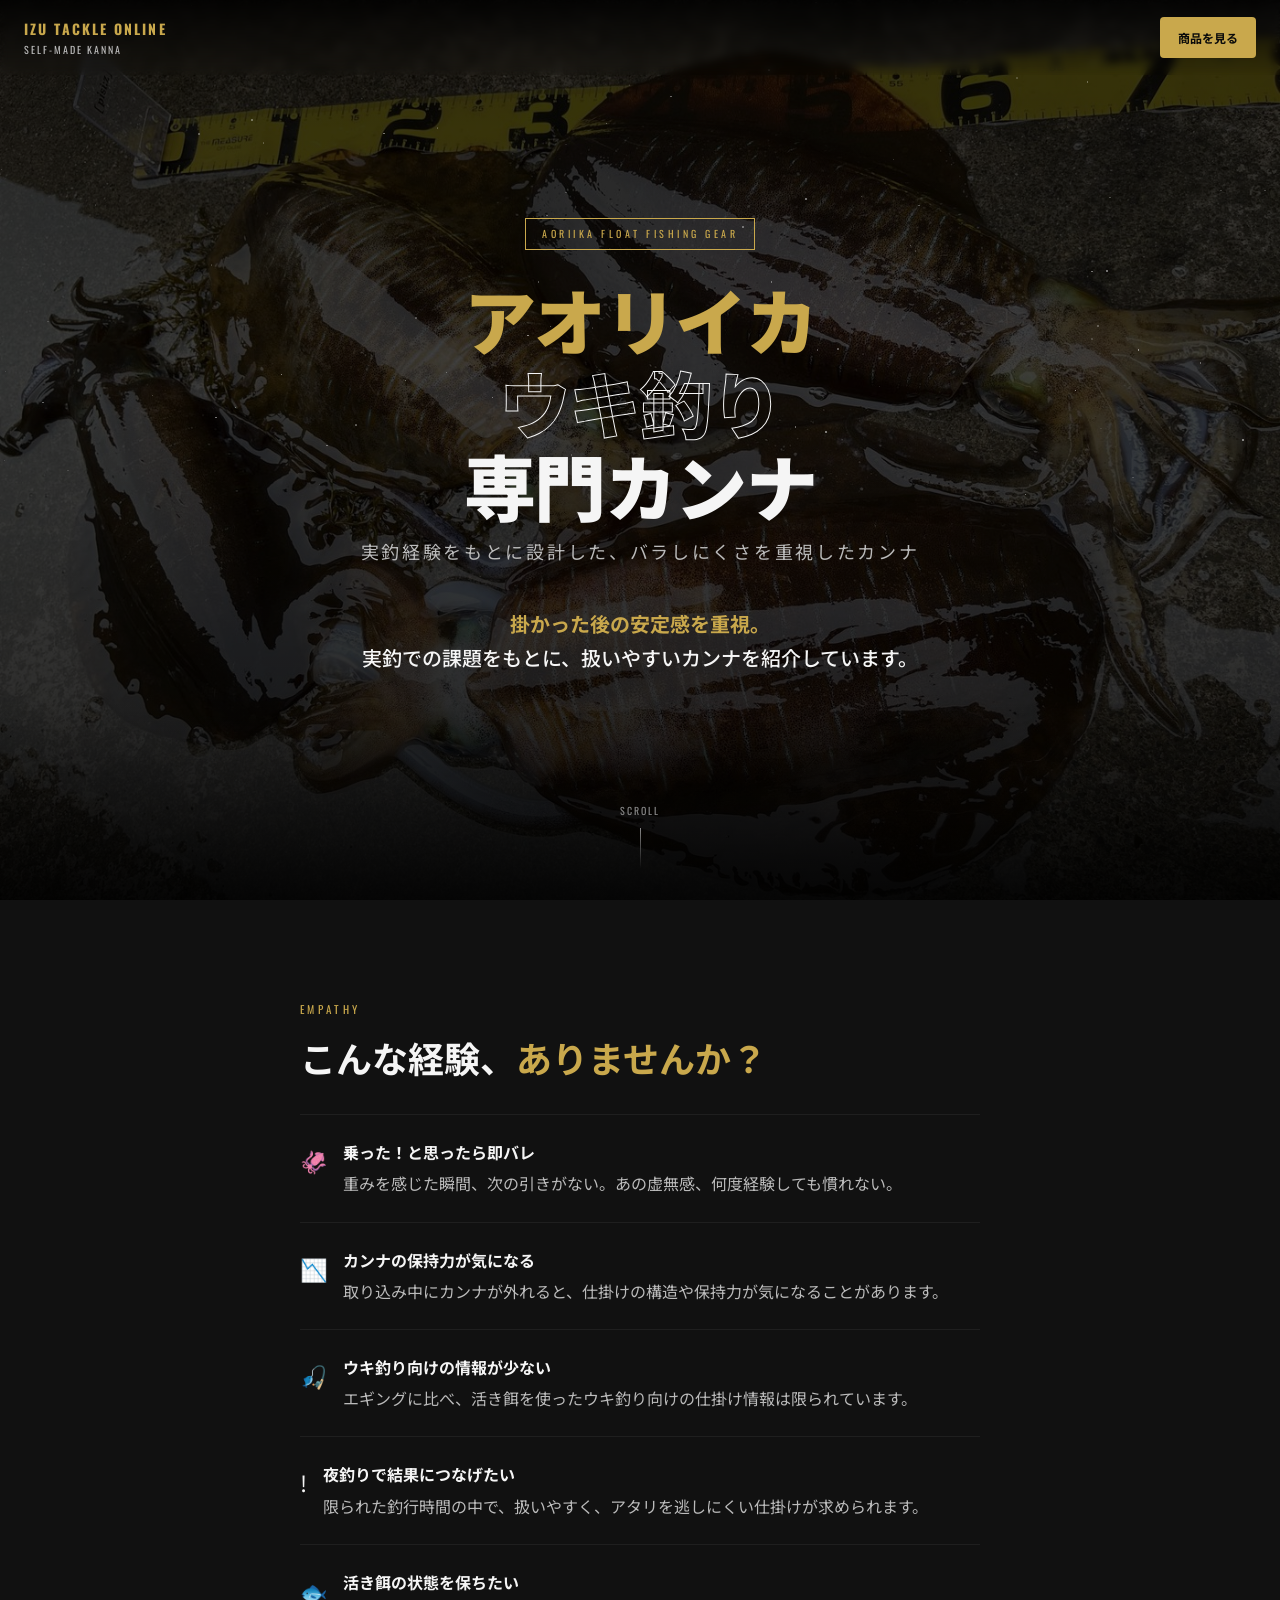
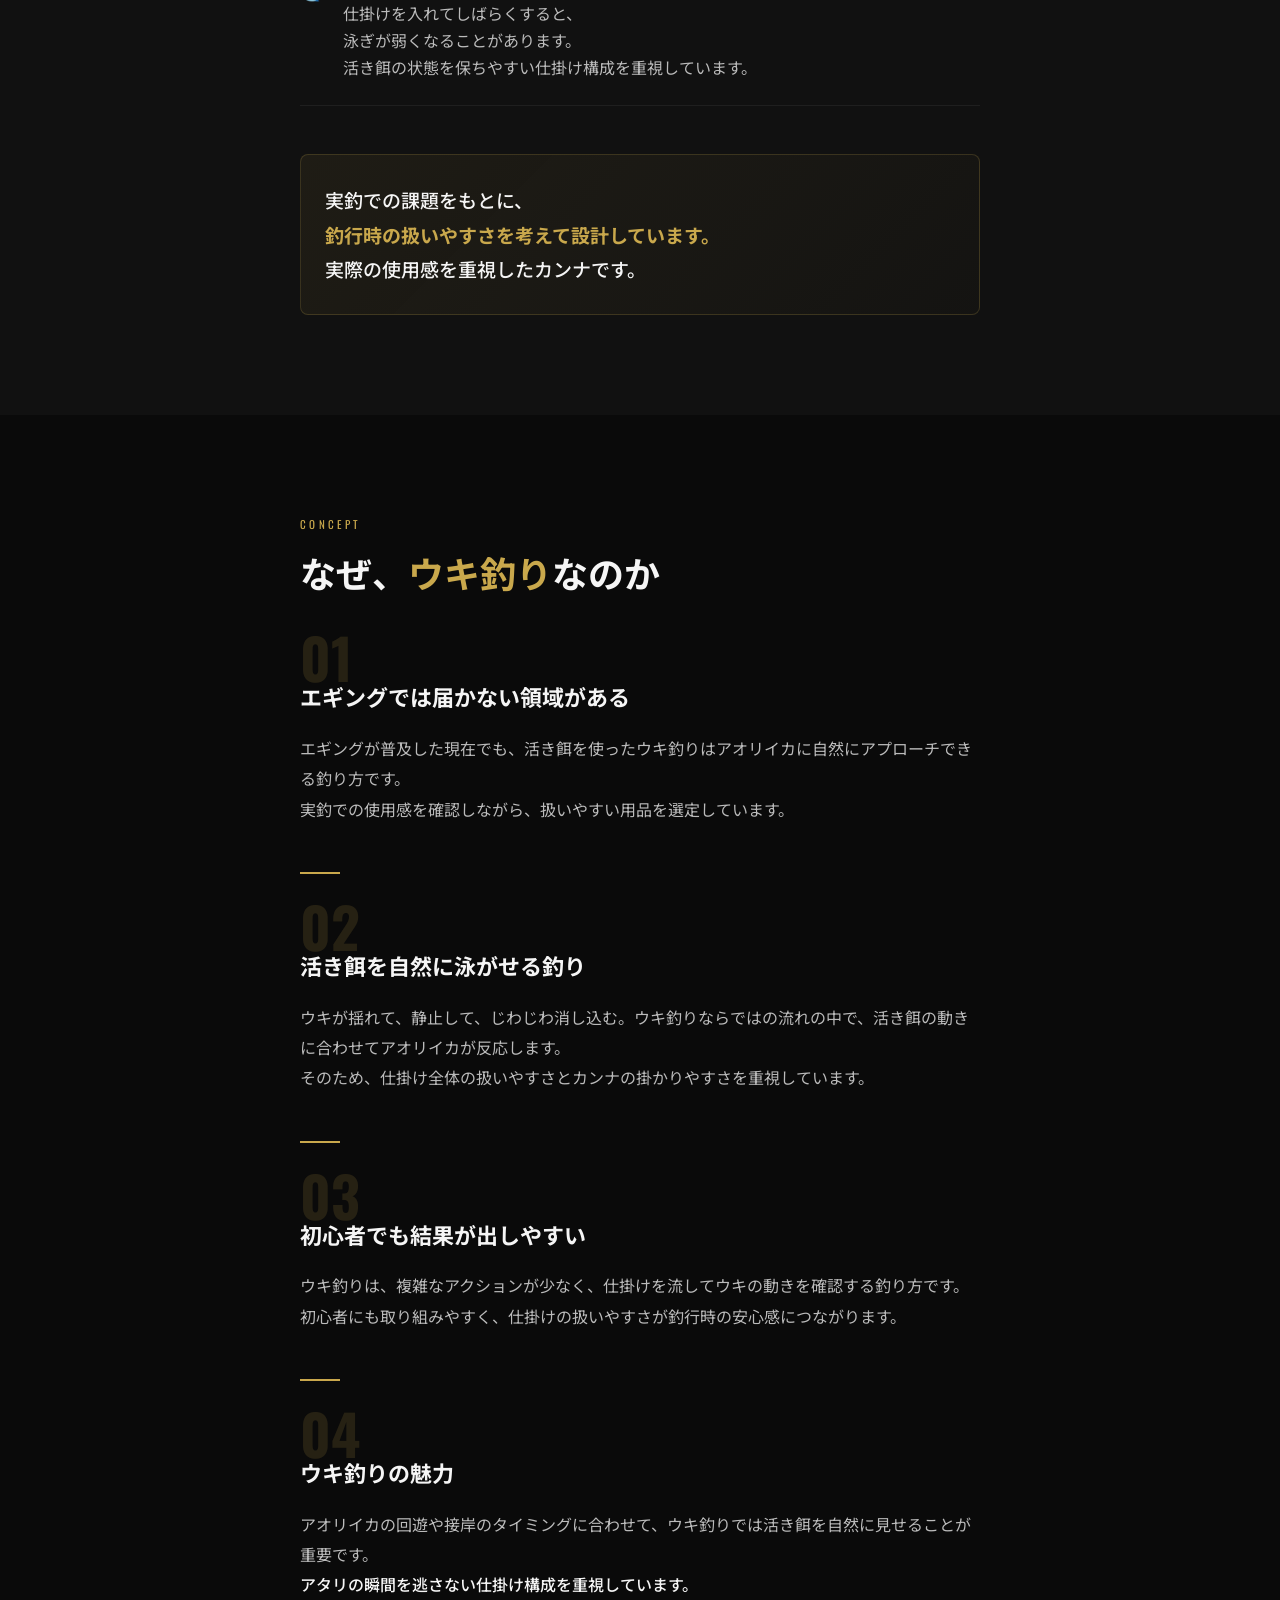
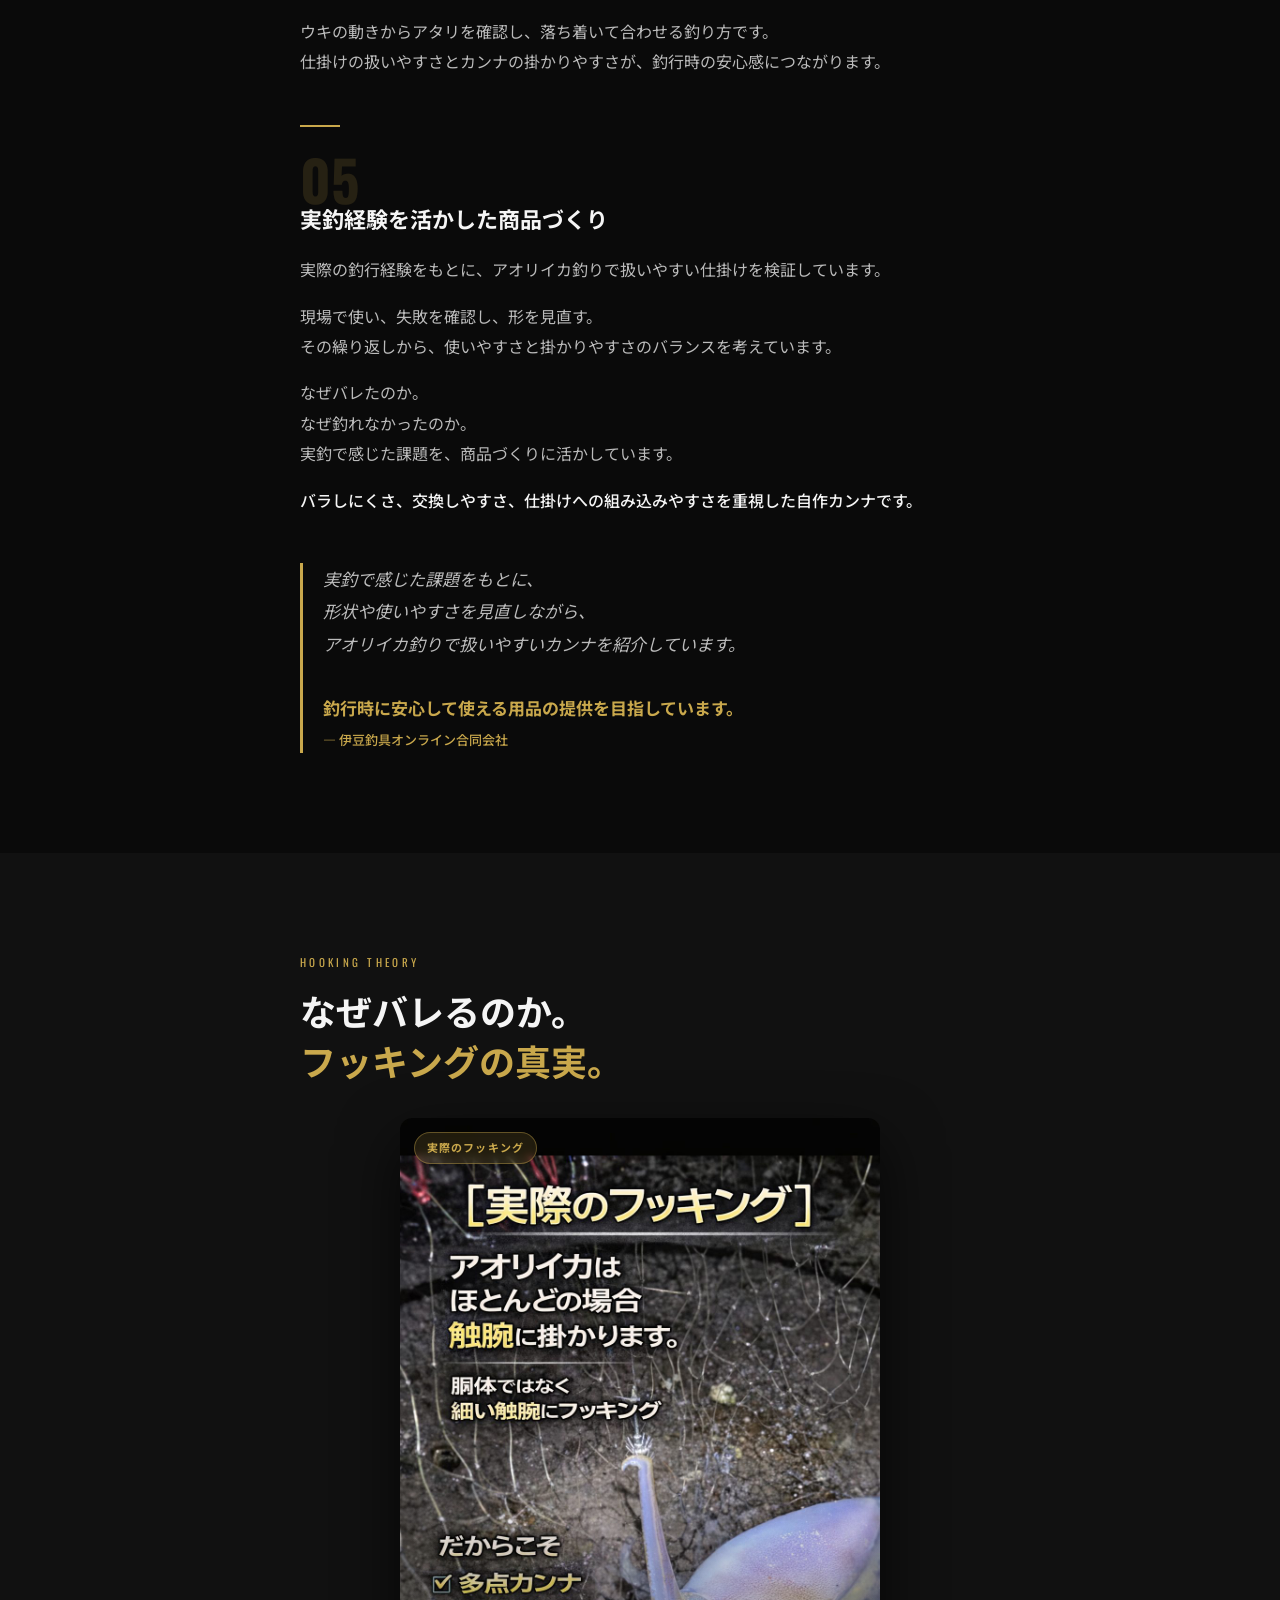
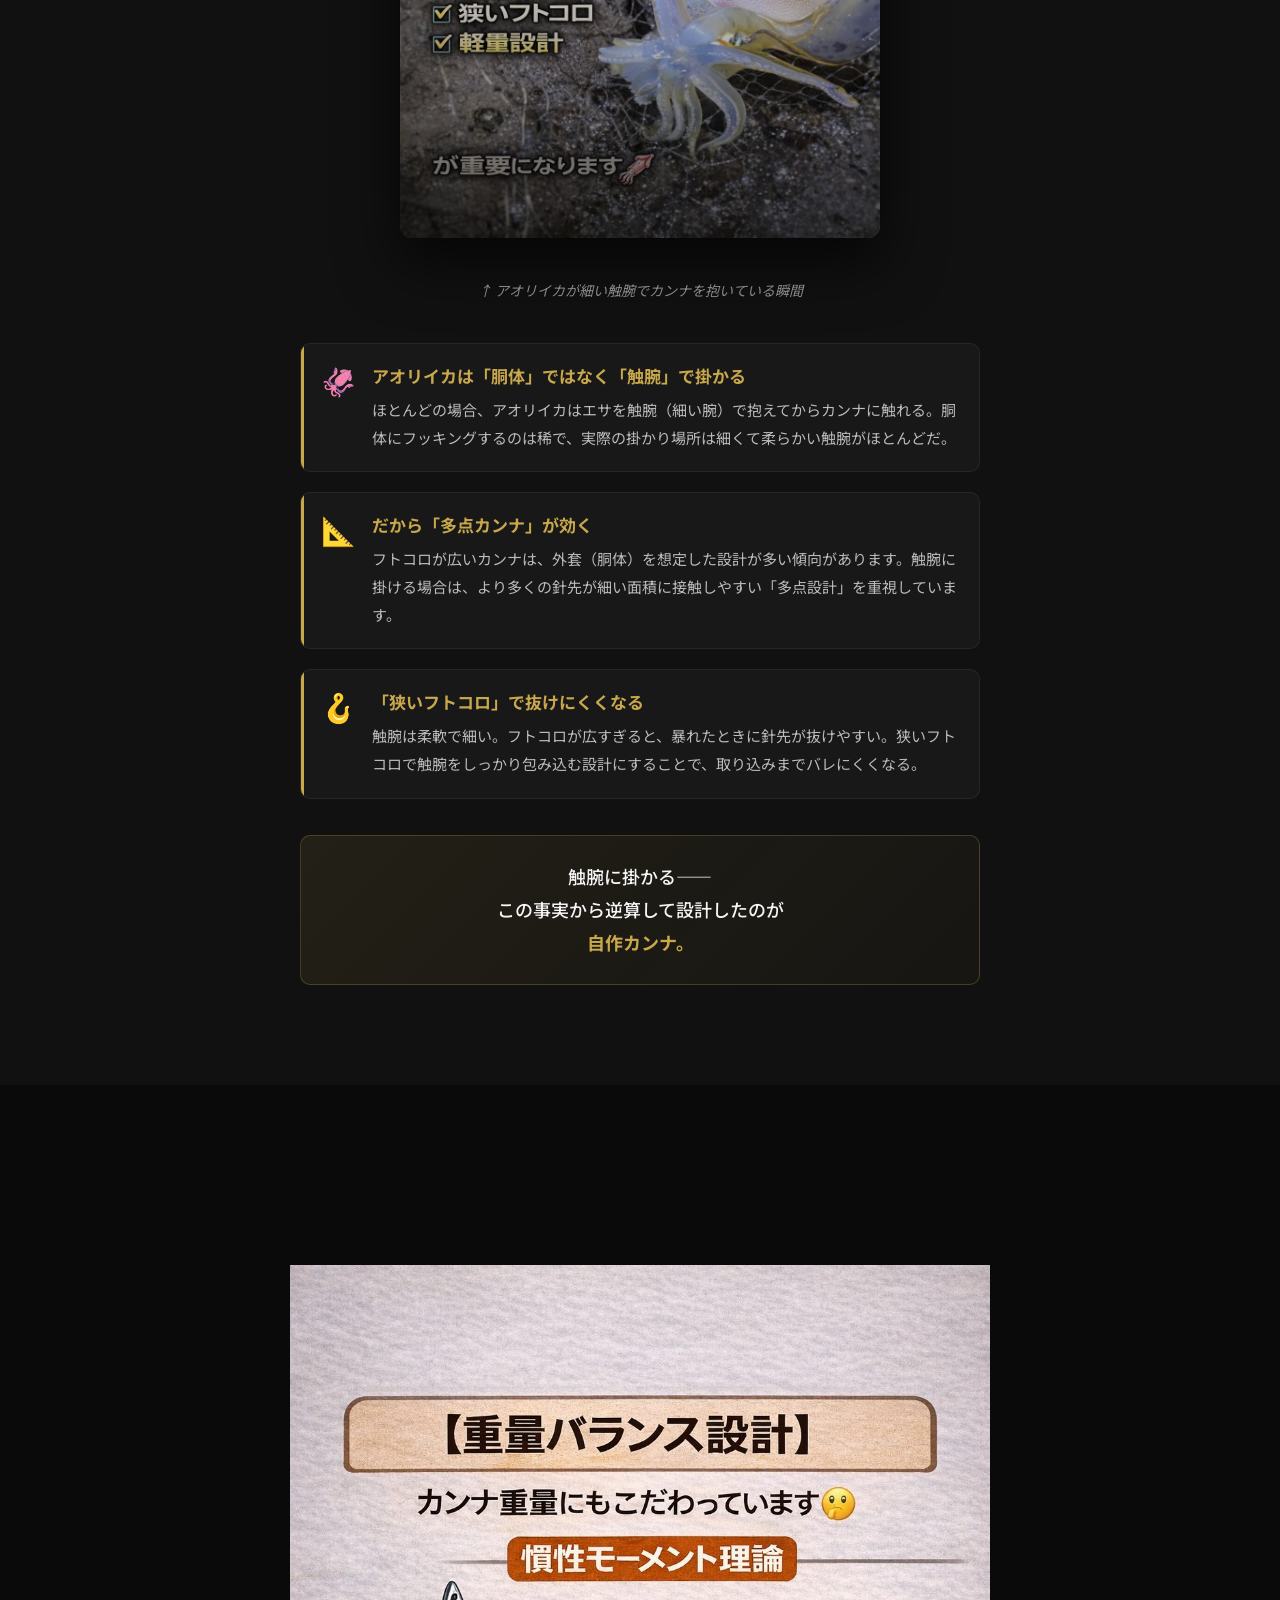
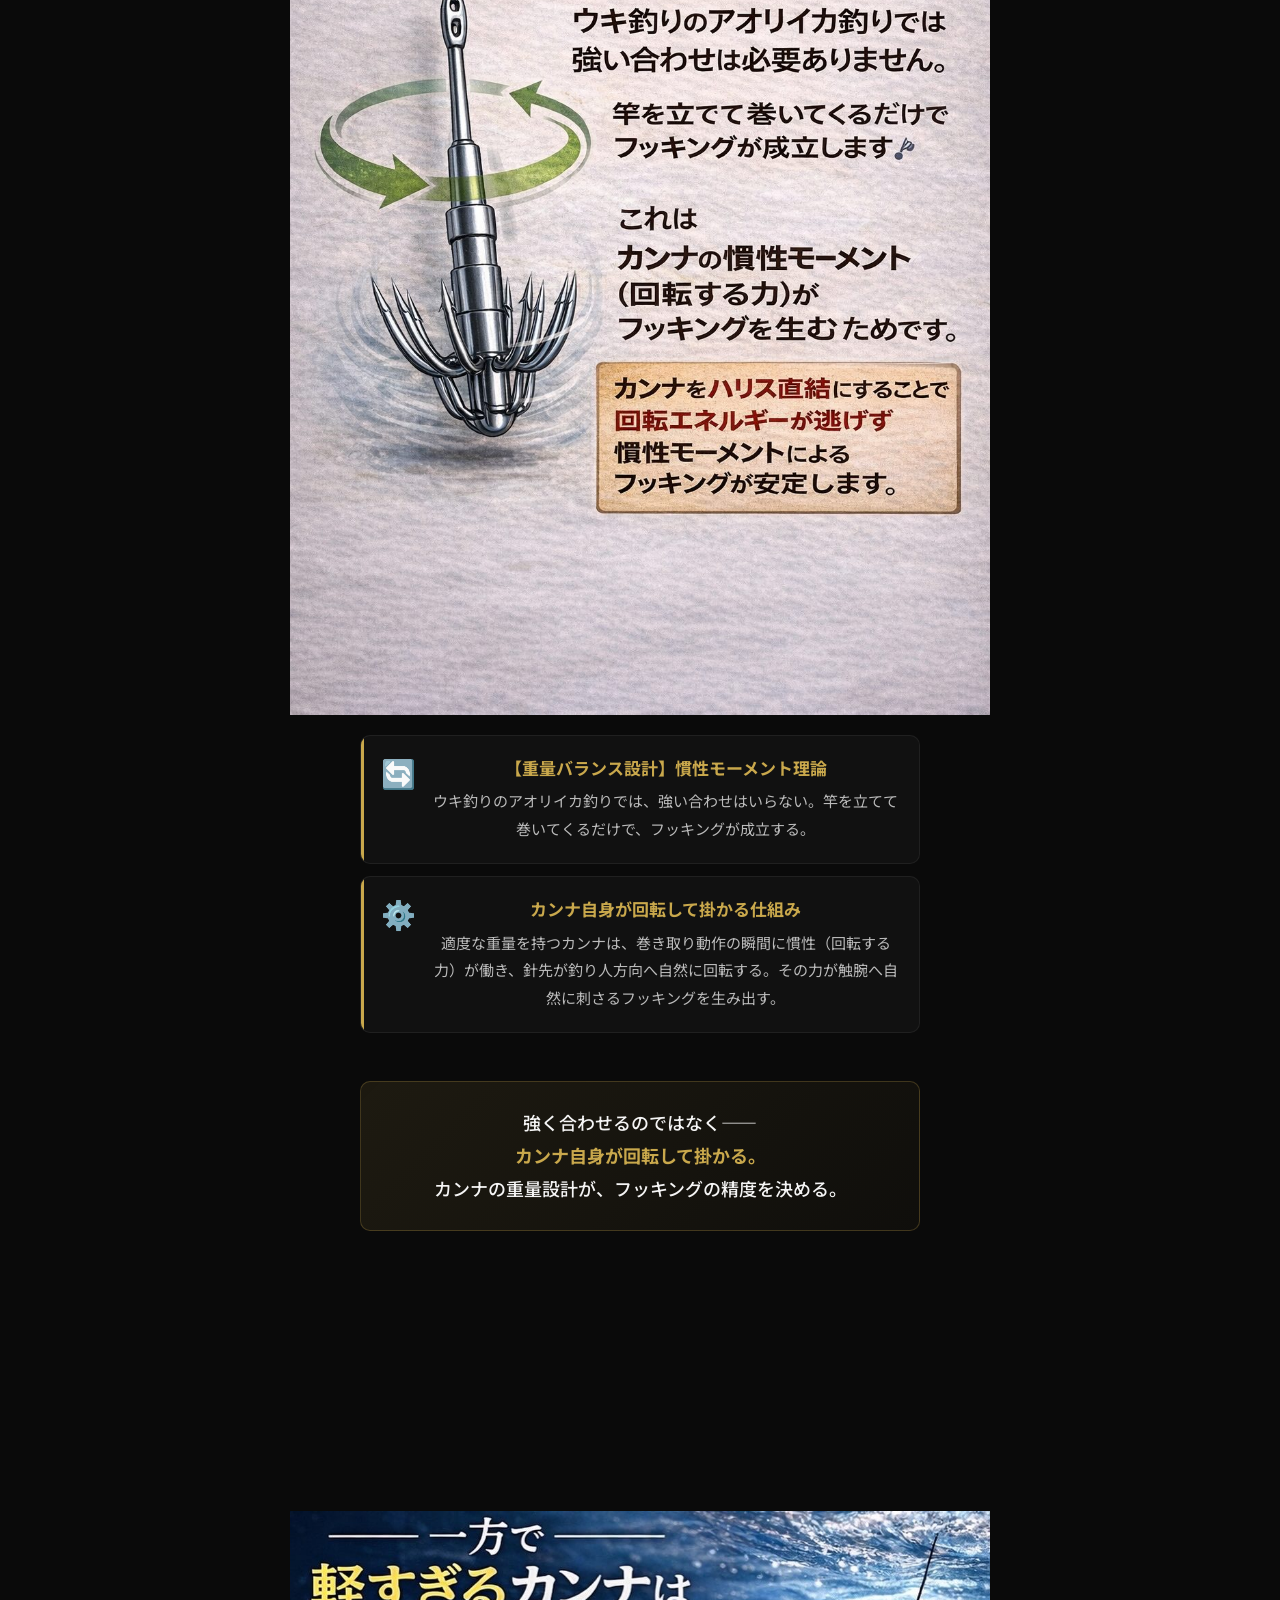
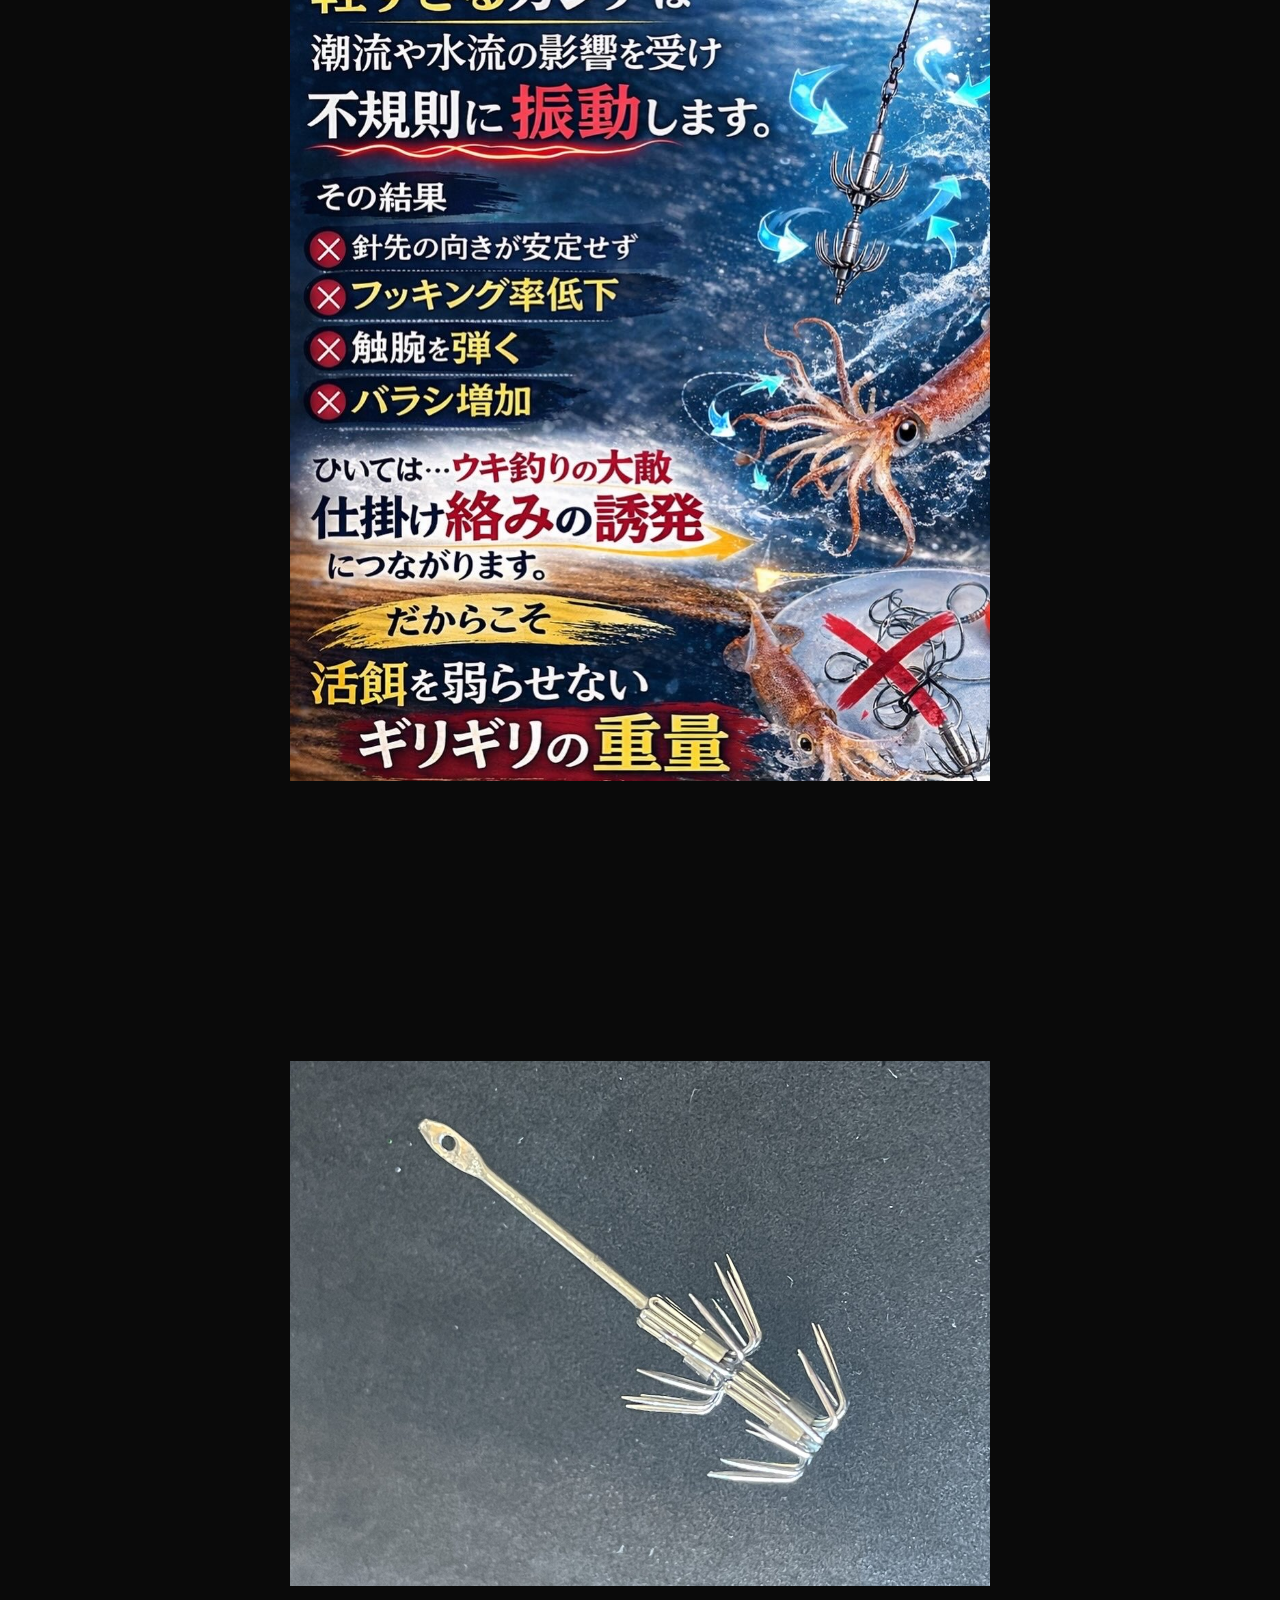
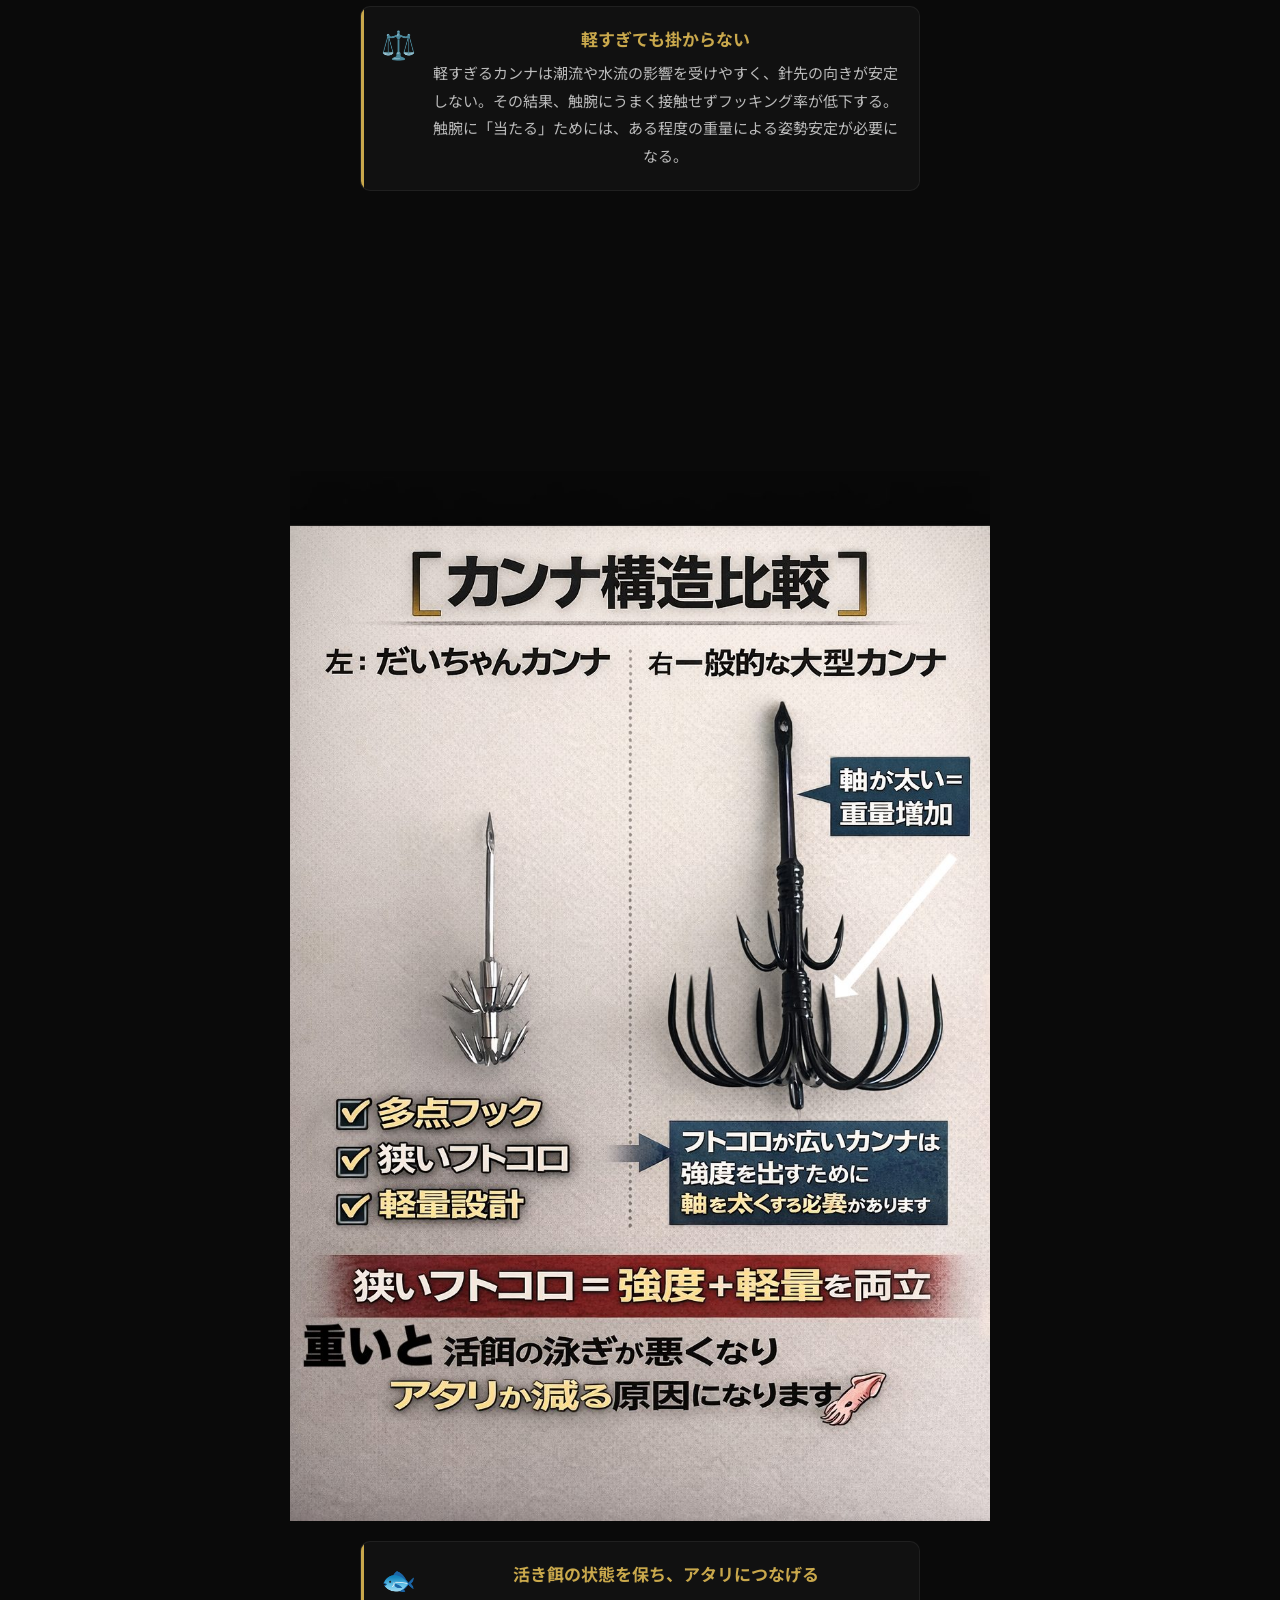
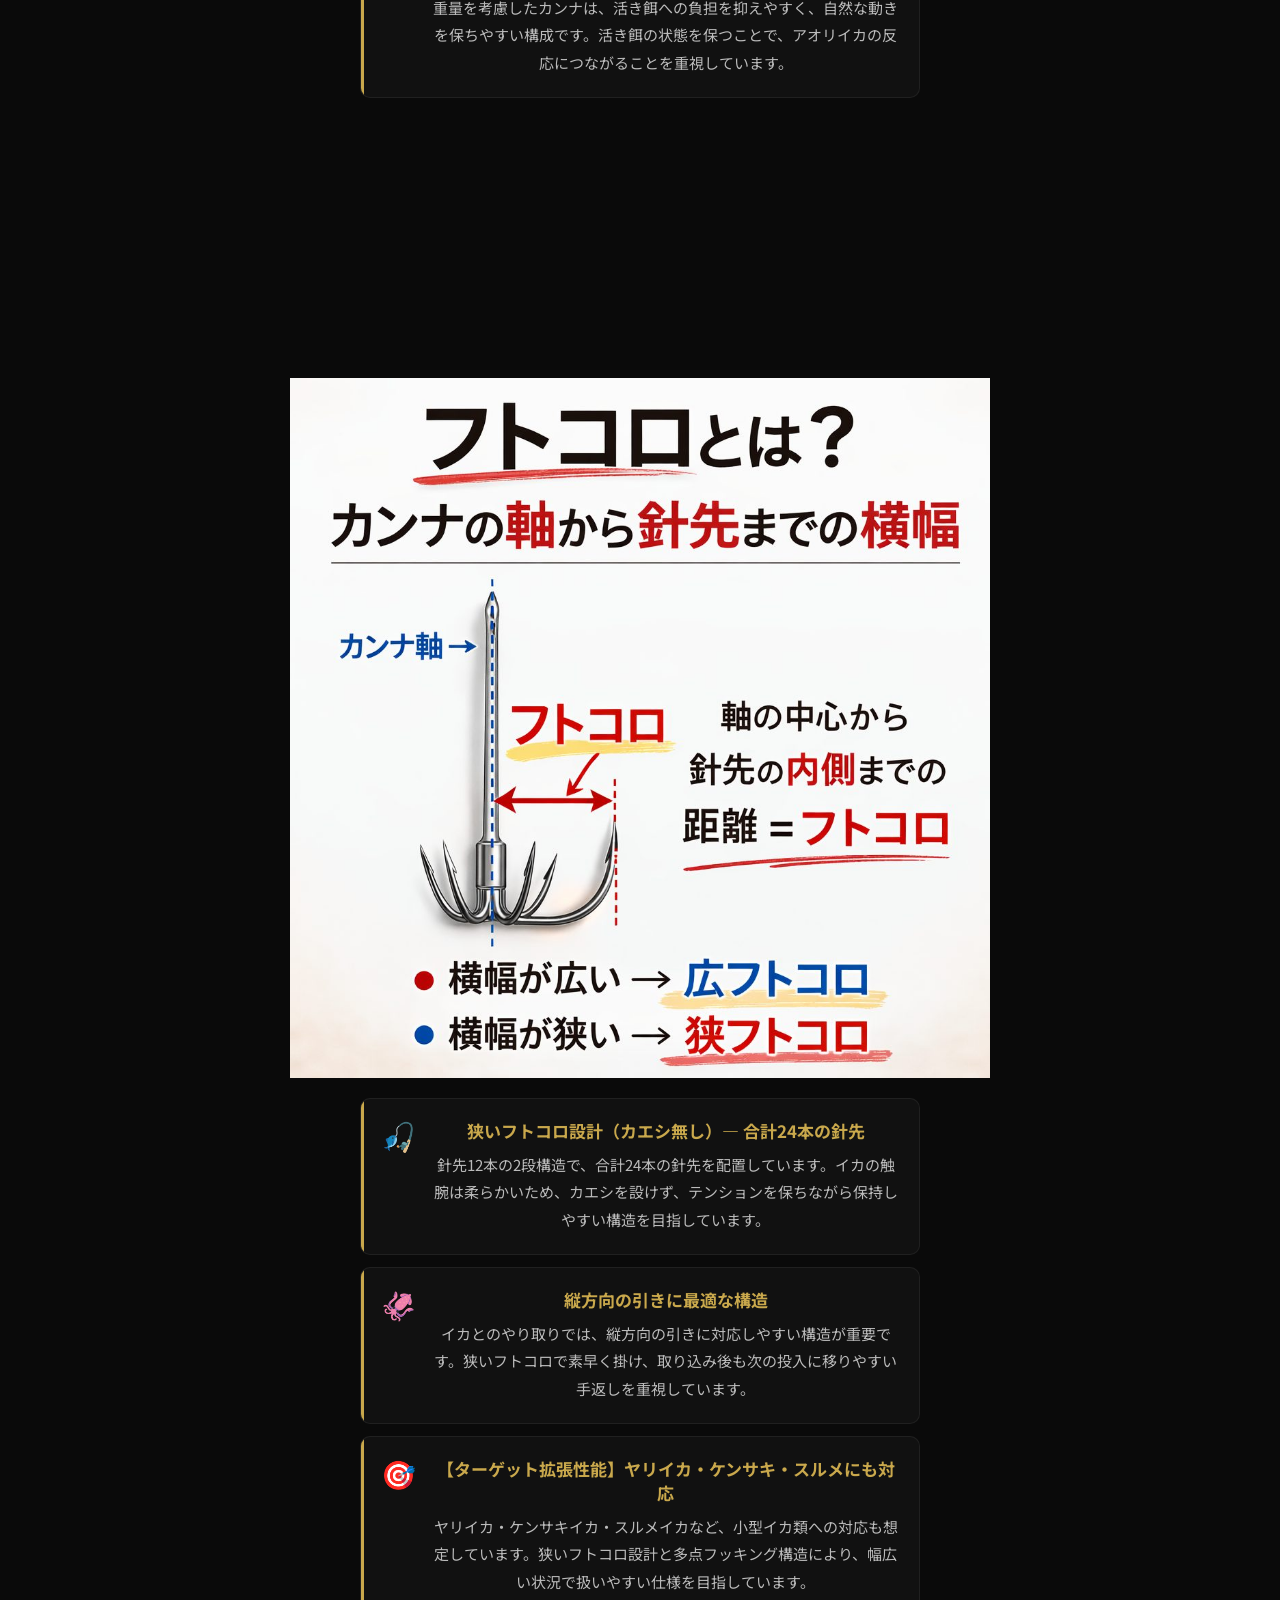
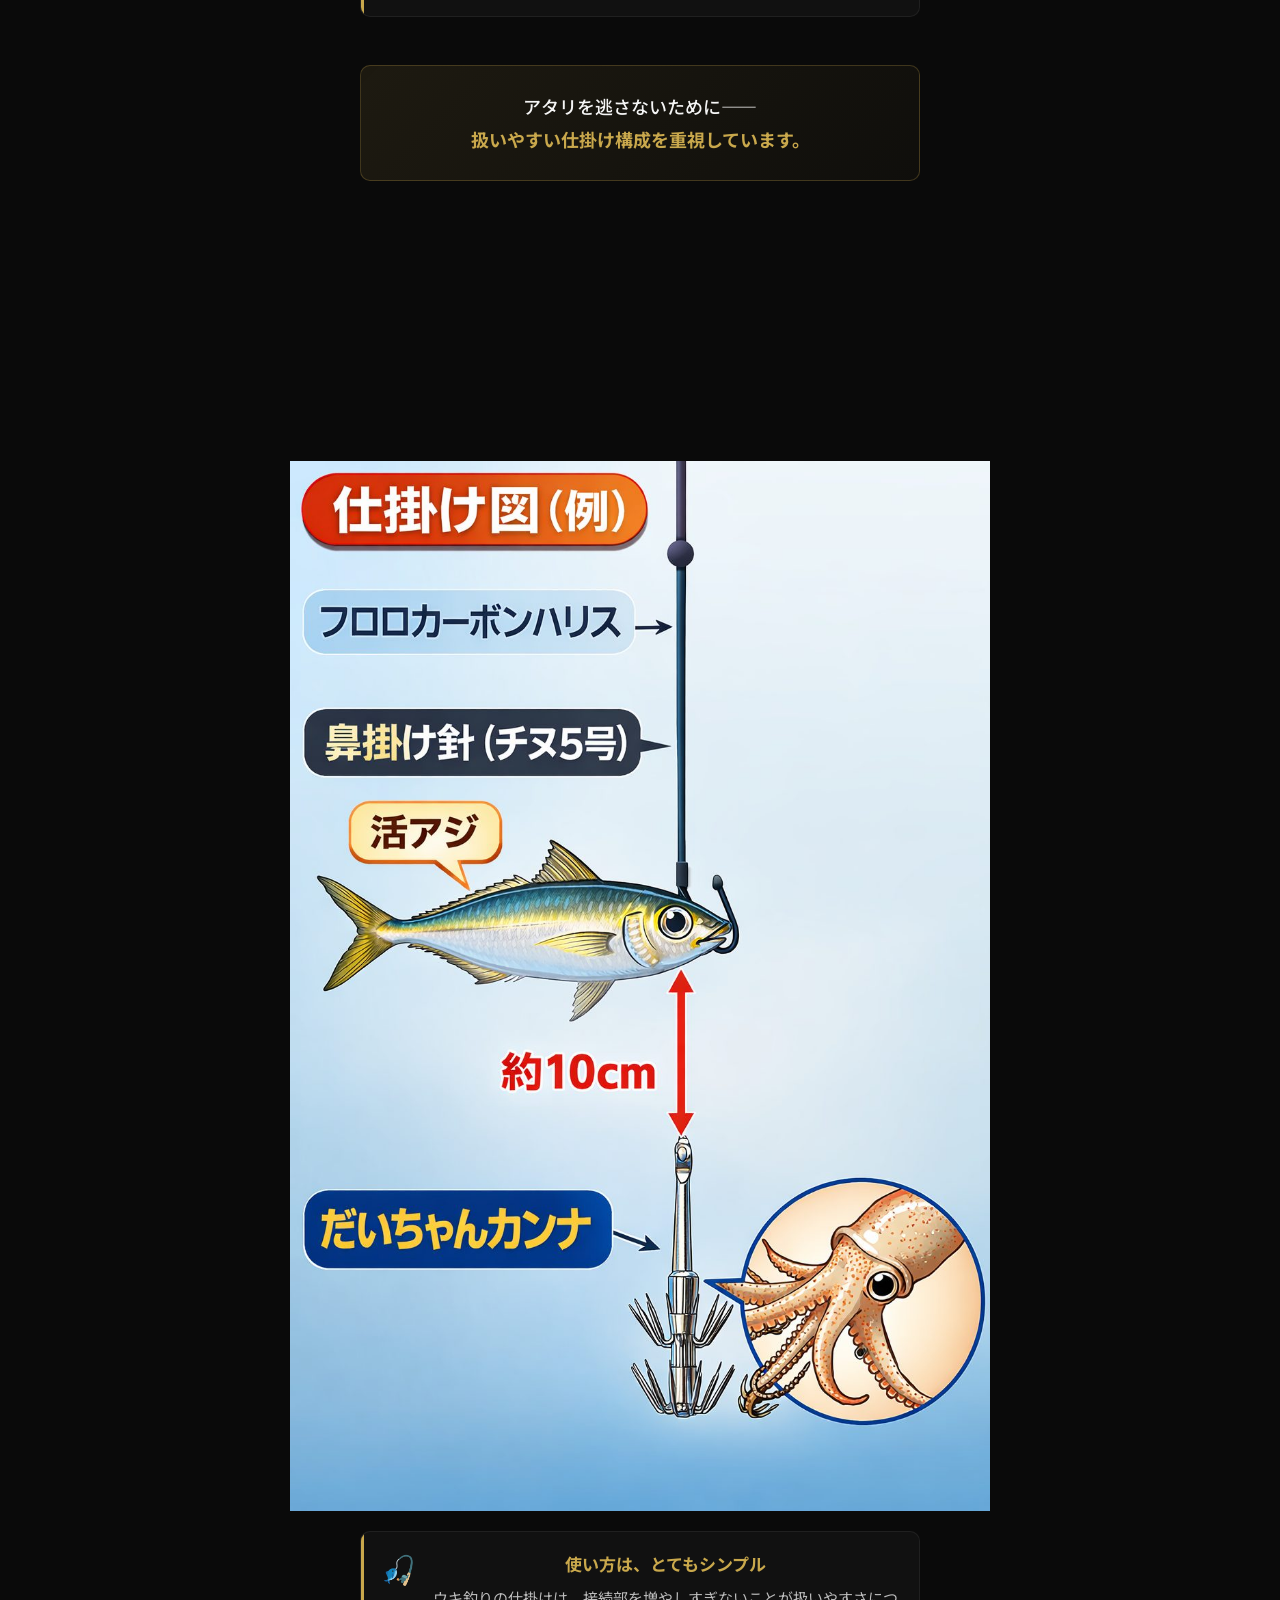
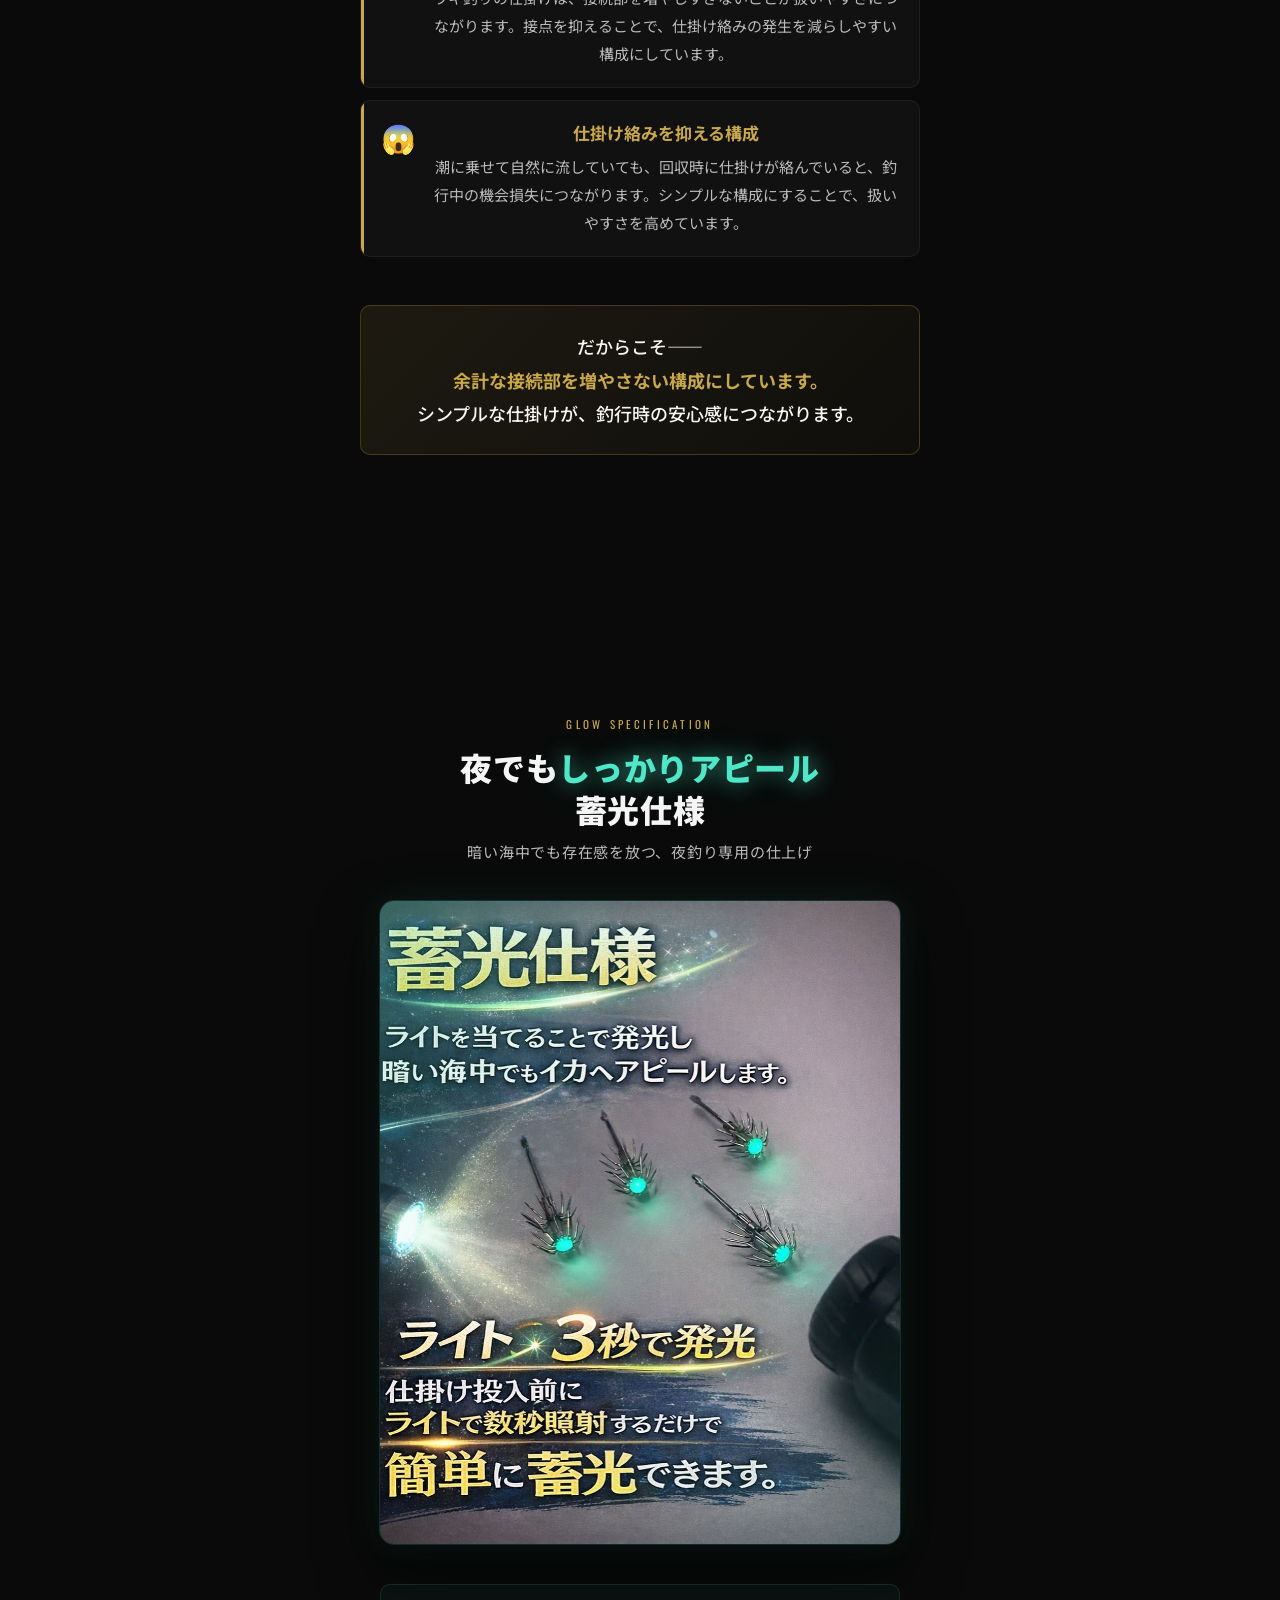
<file: aoriika-kanna.html>
<!DOCTYPE html>
<html lang="ja">
<head>
  <meta charset="UTF-8" />
  <meta name="viewport" content="width=device-width, initial-scale=1.0" />
  <title>自作カンナの紹介｜伊豆釣具オンライン合同会社</title>
  <meta name="description" content="アオリイカ釣り向けの自作カンナ、仕掛け関連用品を紹介する伊豆釣具オンライン合同会社のページです。" />
  <link rel="canonical" href="https://izuokappari.com/aoriika-kanna.html" />
  <link rel="preconnect" href="https://fonts.googleapis.com" />
  <link rel="preconnect" href="https://fonts.gstatic.com" crossorigin />
  <link href="https://fonts.googleapis.com/css2?family=Noto+Sans+JP:wght@300;400;500;700;900&family=Oswald:wght@400;600;700&display=swap" rel="stylesheet" />

  <style>
    *, *::before, *::after { box-sizing: border-box; margin: 0; padding: 0; }
    :root {
      --black: #0a0a0a; --dark: #111111; --dark2: #1a1a1a; --dark3: #222222;
      --gold: #c9a84c; --gold-light: #e2c476; --white: #f5f5f5;
      --gray: #888888; --gray-light: #bbbbbb;
      --font-jp: 'Noto Sans JP', sans-serif; --font-en: 'Oswald', sans-serif;
    }
    html { scroll-behavior: smooth; }
    body { background: var(--black); color: var(--white); font-family: var(--font-jp); font-size: 16px; line-height: 1.8; overflow-x: hidden; }
    img { max-width: 100%; display: block; }
    a { color: inherit; text-decoration: none; }

    /* FADE-IN */
    .fade-in { opacity: 0; transform: translateY(40px); transition: opacity 0.8s ease, transform 0.8s ease; }
    .fade-in.visible { opacity: 1; transform: translateY(0); }
    .fade-in-delay-1 { transition-delay: 0.1s; } .fade-in-delay-2 { transition-delay: 0.2s; }
    .fade-in-delay-3 { transition-delay: 0.3s; } .fade-in-delay-4 { transition-delay: 0.4s; }
    .fade-in-delay-5 { transition-delay: 0.5s; }

    /* COMMON */
    section { padding: 80px 20px; }
    .container { max-width: 680px; margin: 0 auto; }
    .section-label { font-family: var(--font-en); font-size: 11px; letter-spacing: 0.3em; color: var(--gold); text-transform: uppercase; margin-bottom: 12px; display: block; }
    .section-title { font-size: clamp(24px, 6vw, 36px); font-weight: 700; line-height: 1.4; margin-bottom: 32px; }
    .section-title span { color: var(--gold); }
    .divider { width: 40px; height: 2px; background: var(--gold); margin: 24px 0; }

    /* HEADER */
    header { position: fixed; top: 0; left: 0; right: 0; z-index: 100; padding: 16px 24px; display: flex; align-items: center; justify-content: space-between; background: linear-gradient(to bottom, rgba(0,0,0,0.8), transparent); backdrop-filter: blur(4px); }
    .header-logo { font-family: var(--font-en); font-size: 14px; font-weight: 700; letter-spacing: 0.15em; color: var(--gold); }
    .header-logo span { display: block; font-size: 10px; font-weight: 400; color: var(--gray-light); letter-spacing: 0.2em; }
    .header-cta { background: var(--gold); color: var(--black); padding: 10px 18px; border-radius: 4px; font-size: 12px; font-weight: 700; transition: background 0.3s, transform 0.2s; }
    .header-cta:hover { background: var(--gold-light); transform: translateY(-1px); }

    /* HERO */
    #hero { position: relative; min-height: 100svh; display: flex; align-items: center; justify-content: center; overflow: hidden; padding: 0; }
    .hero-bg-dummy {
      position: absolute; inset: 0;
      background: url('assets/kanna/ika14.jpg') center/cover no-repeat;
      filter: brightness(0.28);
    }
    .hero-bg-overlay {
      position: absolute; inset: 0;
      background: linear-gradient(180deg, rgba(0,0,0,0.3) 0%, rgba(0,0,0,0.1) 40%, rgba(0,0,0,0.5) 100%);
      pointer-events: none;
    }
    .hero-wave { position: absolute; bottom: 0; left: 0; right: 0; height: 200px; background: linear-gradient(to top, rgba(0,0,0,0.8), transparent); pointer-events: none; }
    .stars { position: absolute; inset: 0; pointer-events: none; }
    .star { position: absolute; width: 2px; height: 2px; background: white; border-radius: 50%; animation: twinkle var(--dur,3s) var(--delay,0s) infinite alternate; }
    @keyframes twinkle { 0%{opacity:0.1} 100%{opacity:0.8} }
    .hero-content { position: relative; z-index: 2; text-align: center; padding: 120px 24px 80px; }
    .hero-badge { display: inline-block; border: 1px solid var(--gold); color: var(--gold); font-family: var(--font-en); font-size: 10px; letter-spacing: 0.35em; padding: 6px 16px; margin-bottom: 28px; animation: fadeSlideDown 1s ease forwards; }
    @keyframes fadeSlideDown { from{opacity:0;transform:translateY(-10px)} to{opacity:1;transform:translateY(0)} }
    .hero-title { font-size: clamp(36px,10vw,72px); font-weight: 900; line-height: 1.15; letter-spacing: -0.02em; margin-bottom: 8px; animation: fadeSlideUp 1s 0.2s ease both; }
    .hero-title .gold { color: var(--gold); }
    .hero-title .outline { -webkit-text-stroke: 1px var(--white); color: transparent; }
    .hero-subtitle { font-size: clamp(13px,3.5vw,18px); color: var(--gray-light); letter-spacing: 0.15em; margin-bottom: 40px; animation: fadeSlideUp 1s 0.4s ease both; }
    .hero-catch { font-size: clamp(15px,4vw,20px); font-weight: 500; color: var(--white); line-height: 1.7; margin-bottom: 48px; animation: fadeSlideUp 1s 0.6s ease both; }
    .hero-catch strong { color: var(--gold); }
    @keyframes fadeSlideUp { from{opacity:0;transform:translateY(20px)} to{opacity:1;transform:translateY(0)} }
    .hero-scroll { position: absolute; bottom: 32px; left: 50%; transform: translateX(-50%); display: flex; flex-direction: column; align-items: center; gap: 8px; font-family: var(--font-en); font-size: 10px; letter-spacing: 0.2em; color: var(--gray); animation: bounce 2s infinite; }
    .hero-scroll::after { content:''; display:block; width:1px; height:40px; background:linear-gradient(to bottom,var(--gray),transparent); }
    @keyframes bounce { 0%,100%{transform:translateX(-50%) translateY(0)} 50%{transform:translateX(-50%) translateY(6px)} }

    /* EMPATHY */
    #empathy { background: var(--dark); }
    .empathy-list { list-style: none; display: flex; flex-direction: column; }
    .empathy-item { border-top: 1px solid rgba(255,255,255,0.06); padding: 24px 0; display: flex; align-items: flex-start; gap: 16px; }
    .empathy-item:last-child { border-bottom: 1px solid rgba(255,255,255,0.06); }
    .empathy-icon { font-size: 22px; flex-shrink: 0; margin-top: 2px; }
    .empathy-text { font-size: clamp(14px,4vw,16px); color: var(--gray-light); line-height: 1.7; }
    .empathy-text strong { color: var(--white); font-weight: 700; display: block; margin-bottom: 4px; }
    .empathy-answer { margin-top: 48px; background: linear-gradient(135deg,rgba(201,168,76,0.08),rgba(201,168,76,0.02)); border: 1px solid rgba(201,168,76,0.2); border-radius: 8px; padding: 28px 24px; }
    .empathy-answer p { font-size: clamp(16px,4.5vw,19px); font-weight: 500; line-height: 1.8; }
    .empathy-answer p strong { color: var(--gold); }

    /* CONCEPT */
    #concept { background: var(--black); }
    .concept-block { margin-bottom: 48px; }
    .concept-number { font-family: var(--font-en); font-size: 56px; font-weight: 700; color: rgba(201,168,76,0.15); line-height: 1; margin-bottom: -8px; }
    .concept-heading { font-size: clamp(18px,5vw,22px); font-weight: 700; margin-bottom: 16px; }
    .concept-text { font-size: clamp(14px,4vw,16px); color: var(--gray-light); line-height: 1.9; }
    .concept-quote { margin-top: 48px; padding-left: 20px; border-left: 3px solid var(--gold); }
    .concept-quote p { font-size: clamp(15px,4vw,17px); color: var(--gray-light); line-height: 1.9; font-style: italic; }
    .concept-quote .quote-author { margin-top: 12px; font-size: 13px; color: var(--gold); font-style: normal; font-weight: 500; }

    /* HOOKING */
    #hooking { background: var(--dark); overflow: hidden; }
    .hooking-image-wrap { position: relative; width: 100%; max-width: 480px; margin: 0 auto 40px; border-radius: 12px; overflow: hidden; box-shadow: 0 24px 60px rgba(0,0,0,0.7); }
    .hooking-image-wrap.fade-in { transform: translateY(40px) scale(0.96); opacity: 0; transition: opacity 0.9s ease, transform 0.9s ease; }
    .hooking-image-wrap.fade-in.visible { transform: translateY(0) scale(1); opacity: 1; }
    .hooking-image-wrap img { width: 100%; height: auto; display: block; transition: transform 6s ease; }
    .hooking-image-wrap:hover img { transform: scale(1.04); }
    .hooking-image-wrap::after { content:''; position:absolute; bottom:0; left:0; right:0; height:50%; background:linear-gradient(to top,rgba(10,10,10,0.7),transparent); pointer-events:none; }
    .hooking-badge { position:absolute; top:14px; left:14px; background:rgba(201,168,76,0.15); border:1px solid rgba(201,168,76,0.4); color:var(--gold); font-size:11px; font-weight:700; letter-spacing:0.1em; padding:5px 12px; border-radius:50px; z-index:2; backdrop-filter:blur(4px); }
    .hooking-cards { display:flex; flex-direction:column; gap:20px; margin-top:40px; }
    .hooking-card { display:flex; align-items:flex-start; gap:16px; background:rgba(255,255,255,0.03); border:1px solid rgba(255,255,255,0.06); border-radius:10px; padding:20px; position:relative; overflow:hidden; }
    .hooking-card::before { content:''; position:absolute; left:0; top:0; bottom:0; width:3px; background:var(--gold); border-radius:3px 0 0 3px; }
    .hooking-card-icon { font-size:28px; flex-shrink:0; line-height:1; margin-top:2px; }
    .hooking-card-body h3 { font-size:clamp(15px,4vw,17px); font-weight:700; color:var(--gold); margin-bottom:8px; line-height:1.4; }
    .hooking-card-body p { font-size:clamp(13px,3.5vw,15px); color:var(--gray-light); line-height:1.85; }
    .hooking-conclusion { margin-top:36px; background:linear-gradient(135deg,rgba(201,168,76,0.1),rgba(201,168,76,0.03)); border:1px solid rgba(201,168,76,0.25); border-radius:10px; padding:24px 20px; text-align:center; }
    .hooking-conclusion p { font-size:clamp(15px,4.5vw,18px); font-weight:500; line-height:1.85; }
    .hooking-conclusion strong { color:var(--gold); font-weight:700; }

    /* ============================
       蓄光セクション
    ============================ */
    #glow {
      background: var(--black);
      padding: 80px 20px;
      overflow: hidden;
    }

    .glow-heading {
      font-size: clamp(22px, 6vw, 32px);
      font-weight: 900;
      line-height: 1.3;
      text-align: center;
      margin-bottom: 8px;
      letter-spacing: 0.02em;
    }
    .glow-heading .glow-text {
      color: #4ee8c8;
      text-shadow: 0 0 20px rgba(78, 232, 200, 0.6), 0 0 40px rgba(78, 232, 200, 0.3);
    }
    .glow-subheading {
      text-align: center;
      font-size: clamp(13px, 3.5vw, 15px);
      color: var(--gray-light);
      margin-bottom: 36px;
      letter-spacing: 0.05em;
    }

    /* 蓄光画像
       差し替えポイント: src="assets/kanna/chikko.jpg" → 別ファイル名の場合は変更 */
    .glow-image-wrap {
      width: 100%;
      max-width: 520px;
      margin: 0 auto 40px;
      border-radius: 14px;
      overflow: hidden;
      box-shadow:
        0 0 0 1px rgba(78, 232, 200, 0.15),
        0 0 40px rgba(78, 232, 200, 0.1),
        0 24px 60px rgba(0, 0, 0, 0.8);
      position: relative;
    }
    .glow-image-wrap.fade-in {
      transform: translateY(40px) scale(0.97);
      opacity: 0;
      transition: opacity 1s ease, transform 1s ease;
    }
    .glow-image-wrap.fade-in.visible {
      transform: translateY(0) scale(1);
      opacity: 1;
    }
    .glow-image-wrap img {
      width: 100%;
      height: auto;
      display: block;
      transition: transform 8s ease;
    }
    .glow-image-wrap:hover img { transform: scale(1.03); }

    /* グロー枠の光エフェクト */
    .glow-image-wrap::before {
      content: '';
      position: absolute;
      inset: -1px;
      border-radius: 14px;
      background: linear-gradient(135deg, rgba(78,232,200,0.3), transparent 40%, transparent 60%, rgba(78,232,200,0.15));
      pointer-events: none;
      z-index: 1;
    }

    /* 3つのポイントリスト */
    .glow-points {
      display: flex;
      flex-direction: column;
      gap: 16px;
      margin-bottom: 44px;
      max-width: 520px;
      margin-left: auto;
      margin-right: auto;
    }
    .glow-point {
      display: flex;
      align-items: center;
      gap: 14px;
      background: rgba(78, 232, 200, 0.04);
      border: 1px solid rgba(78, 232, 200, 0.12);
      border-radius: 10px;
      padding: 16px 18px;
    }
    .glow-point-icon {
      width: 40px;
      height: 40px;
      border-radius: 50%;
      background: rgba(78, 232, 200, 0.1);
      border: 1px solid rgba(78, 232, 200, 0.25);
      display: flex;
      align-items: center;
      justify-content: center;
      font-size: 18px;
      flex-shrink: 0;
    }
    .glow-point-text {
      font-size: clamp(14px, 4vw, 16px);
      font-weight: 500;
      color: var(--white);
      line-height: 1.5;
    }
    .glow-point-text span {
      display: block;
      font-size: clamp(11px, 3vw, 13px);
      color: var(--gray-light);
      font-weight: 400;
      margin-top: 2px;
    }

    /* セクション内購入ボタン */
    .glow-btn-wrap {
      display: flex;
      flex-direction: column;
      gap: 14px;
      max-width: 400px;
      margin: 0 auto;
    }
    .btn-glow-yahoo {
      display: flex;
      align-items: center;
      justify-content: center;
      gap: 10px;
      background: #ff0033;
      color: white;
      padding: 18px 24px;
      border-radius: 8px;
      font-size: clamp(15px, 4.5vw, 17px);
      font-weight: 700;
      width: 100%;
      min-height: 60px;
      transition: transform 0.2s, box-shadow 0.2s;
      /* 差し替えポイント: href="https://store.shopping.yahoo.co.jp/..." に変更 */
    }
    .btn-glow-yahoo:hover { transform: translateY(-3px); box-shadow: 0 10px 28px rgba(255,0,51,0.4); }
    .btn-glow-mercari {
      display: flex;
      align-items: center;
      justify-content: center;
      gap: 10px;
      background: linear-gradient(135deg, #e03e2e, #c0392b);
      color: white;
      padding: 18px 24px;
      border-radius: 8px;
      font-size: clamp(15px, 4.5vw, 17px);
      font-weight: 700;
      width: 100%;
      min-height: 60px;
      transition: transform 0.2s, box-shadow 0.2s;
    }
    .btn-glow-mercari:hover { transform: translateY(-3px); box-shadow: 0 10px 28px rgba(192,57,43,0.5); }

    /* PRODUCT */
    #product { background: var(--dark); }
    .product-image-main { width:100%; border-radius:8px; overflow:hidden; margin-bottom:40px; box-shadow:0 16px 48px rgba(0,0,0,0.6); }
    .product-image-main img { width:100%; height:auto; display:block; }
    .product-features { display:flex; flex-direction:column; gap:28px; }
    .feature-card { display:flex; gap:20px; align-items:flex-start; }
    .feature-icon-wrap { width:48px; height:48px; border-radius:50%; background:rgba(201,168,76,0.1); border:1px solid rgba(201,168,76,0.3); display:flex; align-items:center; justify-content:center; flex-shrink:0; font-size:22px; }
    .feature-body h3 { font-size:clamp(15px,4vw,17px); font-weight:700; margin-bottom:6px; }
    .feature-body p { font-size:clamp(13px,3.5vw,15px); color:var(--gray-light); line-height:1.8; }
    .product-sub-images { display:grid; grid-template-columns:1fr 1fr; gap:12px; margin-top:40px; }
    .product-sub-img { aspect-ratio:1; background:var(--dark3); border-radius:6px; overflow:hidden; }
    .product-sub-img img { width:100%; height:100%; object-fit:cover; display:block; transition:transform 0.4s ease; }
    .product-sub-img:hover img { transform:scale(1.05); }

    /* RESULTS */
    #results { background: var(--black); }
    .slider-wrap { position:relative; overflow:hidden; border-radius:8px; margin-bottom:40px; }
    .slider-track { display:flex; transition:transform 0.5s ease; }
    .slide-item { min-width:100%; aspect-ratio:4/3; background:var(--dark3); overflow:hidden; position:relative; }
    .slide-item img { width:100%; height:100%; object-fit:cover; display:block; }
    .slide-item .slide-caption { position:absolute; bottom:0; left:0; right:0; padding:10px 14px; background:linear-gradient(to top,rgba(0,0,0,0.7),transparent); font-size:12px; color:rgba(255,255,255,0.85); letter-spacing:0.05em; }
    .slider-dots { display:flex; justify-content:center; gap:8px; margin-top:16px; }
    .slider-dot { width:6px; height:6px; border-radius:50%; background:var(--dark3); border:1px solid var(--gray); cursor:pointer; transition:background 0.3s; }
    .slider-dot.active { background:var(--gold); border-color:var(--gold); }
    .video-embed-area { width:100%; aspect-ratio:16/9; background:var(--dark3); border-radius:8px; display:flex; align-items:center; justify-content:center; flex-direction:column; gap:12px; margin-bottom:40px; border:1px dashed rgba(255,255,255,0.08); }
    .video-embed-area .dummy-icon { font-size:48px; opacity:0.3; }
    .video-embed-area .dummy-label { font-size:12px; color:var(--gray); text-align:center; line-height:1.6; }

    /* PURCHASE */
    #purchase { background: var(--dark); text-align:center; }
    .purchase-lead { font-size:clamp(14px,4vw,16px); color:var(--gray-light); line-height:1.8; margin-bottom:48px; }
    .purchase-lead strong { color:var(--white); }
    .btn-wrap { display:flex; flex-direction:column; gap:16px; max-width:400px; margin:0 auto 48px; }
    .btn-yahoo { display:flex; align-items:center; justify-content:center; gap:10px; background:#ff0033; color:white; padding:20px 28px; border-radius:8px; font-size:clamp(15px,4.5vw,18px); font-weight:700; transition:transform 0.2s,box-shadow 0.2s,background 0.3s; width:100%; min-height:64px; }
    .btn-yahoo:hover { background:#e60030; transform:translateY(-3px); box-shadow:0 12px 32px rgba(255,0,51,0.4); }
    .btn-yahoo .btn-sub { display:block; font-size:11px; font-weight:400; opacity:0.85; margin-top:2px; }
    .btn-yahoo-inner { text-align:left; }
    .btn-mercari { display:flex; align-items:center; justify-content:center; gap:10px; color:white; padding:20px 28px; border-radius:8px; font-size:clamp(15px,4.5vw,18px); font-weight:700; transition:transform 0.2s,box-shadow 0.2s; width:100%; min-height:64px; background:linear-gradient(135deg,#e03e2e,#c0392b); }
    .btn-mercari:hover { transform:translateY(-3px); box-shadow:0 12px 32px rgba(192,57,43,0.5); }
    .btn-mercari .btn-sub { display:block; font-size:11px; font-weight:400; opacity:0.85; margin-top:2px; }
    .btn-mercari-inner { text-align:left; }
    .btn-line { display:flex; align-items:center; justify-content:center; gap:10px; background:#06c755; color:white; padding:16px 28px; border-radius:8px; font-size:15px; font-weight:700; transition:transform 0.2s,box-shadow 0.2s; width:100%; min-height:56px; }
    .btn-line:hover { transform:translateY(-2px); box-shadow:0 8px 24px rgba(6,199,85,0.4); }
    .purchase-note { font-size:12px; color:var(--gray); line-height:1.7; }

    /* FOOTER */
    footer { background:var(--black); border-top:1px solid rgba(255,255,255,0.06); padding:60px 24px 40px; }
    .footer-profile { display:flex; flex-direction:column; align-items:center; text-align:center; margin-bottom:40px; }
    .profile-avatar { width:80px; height:80px; border-radius:50%; background:var(--dark3); border:2px solid var(--gold); display:flex; align-items:center; justify-content:center; font-size:32px; margin-bottom:16px; overflow:hidden; }
    .profile-name { font-size:20px; font-weight:700; margin-bottom:4px; }
    .profile-name span { color:var(--gold); }
    .profile-title { font-family:var(--font-en); font-size:11px; color:var(--gray); letter-spacing:0.2em; margin-bottom:16px; }
    .profile-bio { font-size:14px; color:var(--gray-light); line-height:1.8; max-width:320px; }
    .sns-btn { width:44px; height:44px; border-radius:50%; background:var(--dark2); border:1px solid rgba(255,255,255,0.1); display:flex; align-items:center; justify-content:center; font-size:20px; transition:transform 0.2s,border-color 0.3s; }
    .sns-btn:hover { transform:translateY(-3px); border-color:var(--gold); }
    .footer-divider { width:100%; height:1px; background:rgba(255,255,255,0.05); margin-bottom:24px; }
    .footer-bottom { text-align:center; font-size:12px; color:var(--gray); }

    /* SCROLL TOP */
    .scroll-top { position:fixed; bottom:24px; right:24px; width:44px; height:44px; background:var(--gold); color:var(--black); border-radius:50%; display:flex; align-items:center; justify-content:center; font-size:18px; cursor:pointer; opacity:0; transform:translateY(10px); transition:opacity 0.3s,transform 0.3s; z-index:50; border:none; }
    .scroll-top.show { opacity:1; transform:translateY(0); }
    .scroll-top:hover { background:var(--gold-light); }

    @media(min-width:768px){
      section { padding:100px 32px; }
      .product-sub-images { grid-template-columns:repeat(4,1fr); }
      .glow-points { gap:20px; }
    }

    /* LP追加セクション共通 */
    .lp-section { text-align: center; margin: 80px 0; }
    .lp-title { font-size: 20px; margin-bottom: 20px; }
    .lp-image { width: 100%; max-width: 700px; height: auto; display: block; margin: 0 auto; }

    /* 商品選択カード */
    .product-select-grid { display:flex; flex-direction:column; gap:16px; max-width:560px; margin:28px auto 0; }
    .product-select-card { background:rgba(255,255,255,0.03); border:1px solid rgba(201,168,76,0.25); border-radius:12px; padding:22px 18px; text-align:left; }
    .product-select-num { font-family:var(--font-en); font-size:11px; letter-spacing:0.3em; color:var(--gold); margin-bottom:6px; display:block; }
    .product-select-name { font-size:clamp(15px,4vw,17px); font-weight:700; margin-bottom:6px; }
    .product-select-desc { font-size:clamp(12px,3.2vw,13px); color:var(--gray-light); line-height:1.7; margin-bottom:14px; }
    .btn-wrap-mini { display:flex; gap:8px; }
    .btn-yahoo-mini { flex:1; display:flex; align-items:center; justify-content:center; gap:4px; background:#ff0033; color:white; padding:11px 8px; border-radius:6px; font-size:clamp(11px,3vw,13px); font-weight:700; transition:transform 0.2s,box-shadow 0.2s; min-height:44px; }
    .btn-yahoo-mini:hover { transform:translateY(-2px); box-shadow:0 8px 20px rgba(255,0,51,0.4); }
    @media(min-width:520px){ .product-select-grid { flex-direction:row; flex-wrap:wrap; } .product-select-card { flex:1; min-width:160px; } }
  </style>
</head>
<body>

<!-- HEADER -->
<header>
  <div class="header-logo">IZU TACKLE ONLINE<span>SELF-MADE KANNA</span></div>
  <a href="#eat-cta" class="header-cta">商品を見る</a>
</header>

<!-- ① HERO -->
<section id="hero">
  <div class="hero-bg-dummy"></div>
  <div class="hero-bg-overlay"></div>
  <div class="stars" id="stars"></div>
  <div class="hero-wave"></div>
  <div class="hero-content">
    <div class="hero-badge">AORIIKA FLOAT FISHING GEAR</div>
    <h1 class="hero-title">
      <span class="gold">アオリイカ</span><br>
      <span class="outline">ウキ釣り</span><br>
      専門カンナ
    </h1>
    <p class="hero-subtitle">実釣経験をもとに設計した、バラしにくさを重視したカンナ</p>
    <p class="hero-catch">
      <strong>掛かった後の安定感を重視。</strong><br>
      実釣での課題をもとに、扱いやすいカンナを紹介しています。
    </p>
  </div>
  <div class="hero-scroll">SCROLL</div>
</section>

<!-- ② 共感 -->
<section id="empathy">
  <div class="container">
    <div class="fade-in">
      <span class="section-label">Empathy</span>
      <h2 class="section-title">こんな経験、<span>ありませんか？</span></h2>
    </div>
    <ul class="empathy-list">
      <li class="empathy-item fade-in fade-in-delay-1">
        <span class="empathy-icon">🦑</span>
        <div class="empathy-text"><strong>乗った！と思ったら即バレ</strong>重みを感じた瞬間、次の引きがない。あの虚無感、何度経験しても慣れない。</div>
      </li>

      <li class="empathy-item fade-in fade-in-delay-3">
        <span class="empathy-icon">📉</span>
        <div class="empathy-text"><strong>カンナの保持力が気になる</strong>取り込み中にカンナが外れると、仕掛けの構造や保持力が気になることがあります。</div>
      </li>
      <li class="empathy-item fade-in fade-in-delay-4">
        <span class="empathy-icon">🎣</span>
        <div class="empathy-text"><strong>ウキ釣り向けの情報が少ない</strong>エギングに比べ、活き餌を使ったウキ釣り向けの仕掛け情報は限られています。</div>
      </li>
      <li class="empathy-item fade-in fade-in-delay-5">
        <span class="empathy-icon">!</span>
        <div class="empathy-text"><strong>夜釣りで結果につなげたい</strong>限られた釣行時間の中で、扱いやすく、アタリを逃しにくい仕掛けが求められます。</div>
      </li>
      <li class="empathy-item fade-in">
        <span class="empathy-icon">🐟</span>
        <div class="empathy-text"><strong>活き餌の状態を保ちたい</strong>仕掛けを入れてしばらくすると、<br>泳ぎが弱くなることがあります。<br>活き餌の状態を保ちやすい仕掛け構成を重視しています。</div>
      </li>
    </ul>
    <div class="empathy-answer fade-in">
      <p>実釣での課題をもとに、<br><strong>釣行時の扱いやすさを考えて設計しています。</strong><br>実際の使用感を重視したカンナです。</p>
    </div>
  </div>
</section>

<!-- ③ コンセプト -->
<section id="concept">
  <div class="container">
    <div class="fade-in">
      <span class="section-label">Concept</span>
      <h2 class="section-title">なぜ、<span>ウキ釣り</span>なのか</h2>
    </div>
    <div class="concept-block fade-in">
      <div class="concept-number">01</div>
      <h3 class="concept-heading">エギングでは届かない領域がある</h3>
      <p class="concept-text">エギングが普及した現在でも、活き餌を使ったウキ釣りはアオリイカに自然にアプローチできる釣り方です。<br>実釣での使用感を確認しながら、扱いやすい用品を選定しています。</p>
    </div>
    <div class="divider fade-in"></div>
    <div class="concept-block fade-in">
      <div class="concept-number">02</div>
      <h3 class="concept-heading">活き餌を自然に泳がせる釣り</h3>
      <p class="concept-text">ウキが揺れて、静止して、じわじわ消し込む。ウキ釣りならではの流れの中で、活き餌の動きに合わせてアオリイカが反応します。<br>そのため、仕掛け全体の扱いやすさとカンナの掛かりやすさを重視しています。</p>
    </div>
    <div class="divider fade-in"></div>
    <div class="concept-block fade-in">
      <div class="concept-number">03</div>
      <h3 class="concept-heading">初心者でも結果が出しやすい</h3>
      <p class="concept-text">ウキ釣りは、複雑なアクションが少なく、仕掛けを流してウキの動きを確認する釣り方です。<br>初心者にも取り組みやすく、仕掛けの扱いやすさが釣行時の安心感につながります。</p>
    </div>
    <div class="divider fade-in"></div>
    <div class="concept-block fade-in">
      <div class="concept-number">04</div>
      <h3 class="concept-heading">ウキ釣りの魅力</h3>
      <p class="concept-text">アオリイカの回遊や接岸のタイミングに合わせて、ウキ釣りでは活き餌を自然に見せることが重要です。<br><span style="color:var(--white); font-weight:500;">アタリの瞬間を逃さない仕掛け構成を重視しています。</span></p>
      <p class="concept-text" style="margin-top:16px;">ウキの動きからアタリを確認し、落ち着いて合わせる釣り方です。<br>仕掛けの扱いやすさとカンナの掛かりやすさが、釣行時の安心感につながります。</p>
    </div>
    <div class="divider fade-in"></div>
    <div class="concept-block fade-in">
      <div class="concept-number">05</div>
      <h3 class="concept-heading">実釣経験を活かした商品づくり</h3>
      <p class="concept-text">実際の釣行経験をもとに、アオリイカ釣りで扱いやすい仕掛けを検証しています。</p>
      <p class="concept-text" style="margin-top:16px;">現場で使い、失敗を確認し、形を見直す。<br>その繰り返しから、使いやすさと掛かりやすさのバランスを考えています。</p>
      <p class="concept-text" style="margin-top:16px;">なぜバレたのか。<br>なぜ釣れなかったのか。<br>実釣で感じた課題を、商品づくりに活かしています。</p>
      <p class="concept-text" style="margin-top:16px; color:var(--white); font-weight:500;">バラしにくさ、交換しやすさ、仕掛けへの組み込みやすさを重視した自作カンナです。</p>
    </div>
    <div class="concept-quote fade-in">
      <p>実釣で感じた課題をもとに、<br>形状や使いやすさを見直しながら、<br>アオリイカ釣りで扱いやすいカンナを紹介しています。<br><br><span style="color:var(--gold); font-style:normal; font-weight:700;">釣行時に安心して使える用品の提供を目指しています。</span></p>
      <span class="quote-author">— 伊豆釣具オンライン合同会社</span>
    </div>
  </div>
</section>

<!-- ③.5 フッキング理論 -->
<section id="hooking">
  <div class="container">
    <div class="fade-in">
      <span class="section-label">Hooking Theory</span>
      <h2 class="section-title">なぜバレるのか。<br><span>フッキングの真実。</span></h2>
    </div>
    <!-- 差し替えポイント: src="assets/kanna/fukking.jpg" → 別ファイル名の場合は変更 -->
    <div class="hooking-image-wrap fade-in fade-in-delay-1">
      <span class="hooking-badge">実際のフッキング</span>
      <img src="assets/kanna/fukking.jpg" alt="アオリイカのフッキング実例 - 触腕に掛かった瞬間" loading="lazy" />
    </div>
    <div class="fade-in fade-in-delay-2" style="text-align:center;margin-bottom:8px;">
      <p style="font-size:clamp(13px,3.5vw,14px);color:var(--gray);font-style:italic;">↑ アオリイカが細い触腕でカンナを抱いている瞬間</p>
    </div>
    <div class="hooking-cards">
      <div class="hooking-card fade-in fade-in-delay-1">
        <span class="hooking-card-icon">🦑</span>
        <div class="hooking-card-body">
          <h3>アオリイカは「胴体」ではなく「触腕」で掛かる</h3>
          <p>ほとんどの場合、アオリイカはエサを触腕（細い腕）で抱えてからカンナに触れる。胴体にフッキングするのは稀で、実際の掛かり場所は細くて柔らかい触腕がほとんどだ。</p>
        </div>
      </div>
      <div class="hooking-card fade-in fade-in-delay-2">
        <span class="hooking-card-icon">📐</span>
        <div class="hooking-card-body">
          <h3>だから「多点カンナ」が効く</h3>
          <p>フトコロが広いカンナは、外套（胴体）を想定した設計が多い傾向があります。触腕に掛ける場合は、より多くの針先が細い面積に接触しやすい「多点設計」を重視しています。</p>
        </div>
      </div>
      <div class="hooking-card fade-in fade-in-delay-3">
        <span class="hooking-card-icon">🪝</span>
        <div class="hooking-card-body">
          <h3>「狭いフトコロ」で抜けにくくなる</h3>
          <p>触腕は柔軟で細い。フトコロが広すぎると、暴れたときに針先が抜けやすい。狭いフトコロで触腕をしっかり包み込む設計にすることで、取り込みまでバレにくくなる。</p>
        </div>
      </div>

    </div>
    <div class="hooking-conclusion fade-in">
      <p>触腕に掛かる——<br>この事実から逆算して設計したのが<br><strong>自作カンナ。</strong></p>
    </div>
  </div>
</section>

<!-- ③.51 慣性モーメント理論 -->
<section class="lp-section">
  <img src="assets/kanna/inertia-theory.jpg" class="lp-image" alt="">
  <div style="max-width:560px; margin:20px auto 0; display:flex; flex-direction:column; gap:12px;">
    <div class="hooking-card fade-in">
      <span class="hooking-card-icon">🔄</span>
      <div class="hooking-card-body">
        <h3>【重量バランス設計】慣性モーメント理論</h3>
        <p>ウキ釣りのアオリイカ釣りでは、強い合わせはいらない。竿を立てて巻いてくるだけで、フッキングが成立する。</p>
      </div>
    </div>
    <div class="hooking-card fade-in">
      <span class="hooking-card-icon">⚙️</span>
      <div class="hooking-card-body">
        <h3>カンナ自身が回転して掛かる仕組み</h3>
        <p>適度な重量を持つカンナは、巻き取り動作の瞬間に慣性（回転する力）が働き、針先が釣り人方向へ自然に回転する。その力が触腕へ自然に刺さるフッキングを生み出す。</p>
      </div>
    </div>
    <div class="hooking-conclusion fade-in">
      <p>強く合わせるのではなく——<br><strong>カンナ自身が回転して掛かる。</strong><br>カンナの重量設計が、フッキングの精度を決める。</p>
    </div>
  </div>
</section>

<!-- ③.55 エサは無駄にしない -->
<section class="lp-section">
  <img src="assets/kanna/reuse-bait-system.jpg" class="lp-image" alt="エサを無駄にしない仕組み">
</section>

<!-- ③.6 軽すぎてもダメ -->
<section class="lp-section">
  <img src="assets/kanna/kan3.jpg" class="lp-image" alt="カンナの詳細写真">
  <div style="max-width:560px; margin:20px auto 0;">
    <div class="hooking-card fade-in">
      <span class="hooking-card-icon">⚖️</span>
      <div class="hooking-card-body">
        <h3>軽すぎても掛からない</h3>
        <p>軽すぎるカンナは潮流や水流の影響を受けやすく、針先の向きが安定しない。その結果、触腕にうまく接触せずフッキング率が低下する。触腕に「当たる」ためには、ある程度の重量による姿勢安定が必要になる。</p>
      </div>
    </div>
  </div>
</section>

<!-- ③.7 重量メリット -->
<section class="lp-section">
  <img src="assets/kanna/kanna-comparison.jpg" class="lp-image" alt="">
  <div style="max-width:560px; margin:20px auto 0;">
    <div class="hooking-card fade-in">
      <span class="hooking-card-icon">🐟</span>
      <div class="hooking-card-body">
        <h3>活き餌の状態を保ち、アタリにつなげる</h3>
        <p>重量を考慮したカンナは、活き餌への負担を抑えやすく、自然な動きを保ちやすい構成です。活き餌の状態を保つことで、アオリイカの反応につながることを重視しています。</p>
      </div>
    </div>
  </div>
</section>

<!-- ③.8 フトコロ設計 -->
<section class="lp-section">
  <img src="assets/kanna/futokoro.jpg" class="lp-image" alt="">
  <div style="max-width:560px; margin:20px auto 0; display:flex; flex-direction:column; gap:12px;">
    <div class="hooking-card fade-in">
      <span class="hooking-card-icon">🎣</span>
      <div class="hooking-card-body">
        <h3>狭いフトコロ設計（カエシ無し）— 合計24本の針先</h3>
        <p>針先12本の2段構造で、合計24本の針先を配置しています。イカの触腕は柔らかいため、カエシを設けず、テンションを保ちながら保持しやすい構造を目指しています。</p>
      </div>
    </div>
    <div class="hooking-card fade-in">
      <span class="hooking-card-icon">🦑</span>
      <div class="hooking-card-body">
        <h3>縦方向の引きに最適な構造</h3>
        <p>イカとのやり取りでは、縦方向の引きに対応しやすい構造が重要です。狭いフトコロで素早く掛け、取り込み後も次の投入に移りやすい手返しを重視しています。</p>
      </div>
    </div>
    <div class="hooking-card fade-in">
      <span class="hooking-card-icon">🎯</span>
      <div class="hooking-card-body">
        <h3>【ターゲット拡張性能】ヤリイカ・ケンサキ・スルメにも対応</h3>
        <p>ヤリイカ・ケンサキイカ・スルメイカなど、小型イカ類への対応も想定しています。狭いフトコロ設計と多点フッキング構造により、幅広い状況で扱いやすい仕様を目指しています。</p>
      </div>
    </div>
    <div class="hooking-conclusion fade-in">
      <p>アタリを逃さないために——<br><strong>扱いやすい仕掛け構成を重視しています。</strong></p>
    </div>
  </div>
</section>

<!-- ③.9 セットアップ・シンプルイズベスト -->
<section class="lp-section">
  <img src="assets/kanna/setup-example.jpg" class="lp-image" alt="">
  <div style="max-width:560px; margin:20px auto 0; display:flex; flex-direction:column; gap:12px;">
    <div class="hooking-card fade-in">
      <span class="hooking-card-icon">🎣</span>
      <div class="hooking-card-body">
        <h3>使い方は、とてもシンプル</h3>
        <p>ウキ釣りの仕掛けは、接続部を増やしすぎないことが扱いやすさにつながります。接点を抑えることで、仕掛け絡みの発生を減らしやすい構成にしています。</p>
      </div>
    </div>
    <div class="hooking-card fade-in">
      <span class="hooking-card-icon">😱</span>
      <div class="hooking-card-body">
        <h3>仕掛け絡みを抑える構成</h3>
        <p>潮に乗せて自然に流していても、回収時に仕掛けが絡んでいると、釣行中の機会損失につながります。シンプルな構成にすることで、扱いやすさを高めています。</p>
      </div>
    </div>
    <div class="hooking-conclusion fade-in">
      <p>だからこそ——<br><strong>余計な接続部を増やさない構成にしています。</strong><br>シンプルな仕掛けが、釣行時の安心感につながります。</p>
    </div>
  </div>
</section>

<!-- ④ 蓄光セクション -->
<!--
  ================================================================
  差し替えポイント：蓄光画像
  images/chikko.jpg をこのファイルと同じフォルダの images/ に置いてください。
  別ファイル名の場合は src="assets/kanna/chikko.jpg" の部分を変更してください。
  ================================================================
-->
<section id="glow">
  <div class="container">

    <div class="fade-in" style="text-align:center;">
      <span class="section-label">Glow Specification</span>
      <h2 class="glow-heading">
        夜でも<span class="glow-text">しっかりアピール</span><br>蓄光仕様
      </h2>
      <p class="glow-subheading">暗い海中でも存在感を放つ、夜釣り専用の仕上げ</p>
    </div>

    <!-- 蓄光画像（差し替えポイント: src="assets/kanna/chikko.jpg"） -->
    <div class="glow-image-wrap fade-in fade-in-delay-1">
      <img src="assets/kanna/chikko.jpg" alt="蓄光仕様のカンナ - ライトを当てると発光" loading="lazy" />
    </div>

    <div class="glow-points">
      <div class="glow-point fade-in fade-in-delay-1">
        <div class="glow-point-icon">🔦</div>
        <div class="glow-point-text">
          ライトで数秒照らすだけ
          <span>仕掛け投入前にライトを当てるだけで準備しやすい仕様です。</span>
        </div>
      </div>
      <div class="glow-point fade-in fade-in-delay-2">
        <div class="glow-point-icon">🌊</div>
        <div class="glow-point-text">
          暗い海中でもしっかりアピール
          <span>光が届きにくい夜の海中でも、蓄光により存在感を出しやすくしています。</span>
        </div>
      </div>
      <div class="glow-point fade-in fade-in-delay-3">
        <div class="glow-point-icon">🌙</div>
        <div class="glow-point-text">
          夜釣り前の準備もしやすい構成
          <span>常夜灯やライトで蓄光でき、夜釣り前の準備がしやすい仕様です。</span>
        </div>
      </div>
    </div>


  </div>
</section>

<!-- ④.4 再利用型ベイトシステム -->
<section class="lp-section">
  <h2 class="lp-title">再利用型ベイトシステム</h2>
  <img src="assets/kanna/bbproblem.jpg" class="lp-image" alt="">
  <div style="max-width:560px; margin:20px auto 0; display:flex; flex-direction:column; gap:12px;">
    <div class="hooking-card fade-in">
      <span class="hooking-card-icon">🐟</span>
      <div class="hooking-card-body">
        <h3>捨てないで、使える</h3>
        <p>アオリイカ釣りでは、活き餌のアジが捕食されずに弱ることがあります。この仕掛けでは、状況に応じて餌を再利用しやすい構成を意識しています。<br><span style="color:var(--gold);">実釣時の無駄を減らし、仕掛けを扱いやすくすることを目指しています。</span></p>
      </div>
    </div>
    <div class="hooking-card fade-in fade-in-delay-1">
      <span class="hooking-card-icon">🦑</span>
      <div class="hooking-card-body">
        <h3>状況に応じた餌の使い分け</h3>
        <p>状況に応じて死餌を使用する場合にも、ヤリイカ・ケンサキイカ等を狙いやすい構成を意識しています。<br><span style="color:var(--gold);">（実釣経験をもとに設計しています。）</span></p>
      </div>
    </div>
    <div class="hooking-card fade-in fade-in-delay-2">
      <span class="hooking-card-icon">♻️</span>
      <div class="hooking-card-body">
        <h3>ベイトリサイクル型仕掛け</h3>
        <p>活き餌や死餌を状況に応じて使い分けやすい仕掛け構成です。餌を無駄にしにくい設計を目指しています。<br><span style="color:var(--gold);">（状況に応じた使い分けを想定しています。）</span></p>
      </div>
    </div>
  </div>
</section>

<!-- ④.4.5 汎用性 -->
<section class="lp-section">
  <img src="assets/kanna/multi-target.jpg" class="lp-image" alt="">
  <div style="max-width:560px; margin:20px auto 0; display:flex; flex-direction:column; gap:12px;">
    <div class="hooking-card fade-in">
      <span class="hooking-card-icon">🐟</span>
      <div class="hooking-card-body">
        <h3>汎用型ウキ釣りカンナシステム</h3>
        <p>イカだけではなく、青物や底物など、複数のターゲットにも応用しやすい構成です。<br>ウキ釣りで扱いやすい汎用型のカンナシステムを目指しています。</p>
      </div>
    </div>
  </div>
</section>

<!-- ④.5 ラインナップ -->
<section class="lp-section">
  <img src="assets/kanna/lineup.jpg" class="lp-image" alt="">
  <div style="max-width:560px; margin:20px auto 0; display:flex; flex-direction:column; gap:12px;">
    <div class="hooking-card fade-in">
      <span class="hooking-card-icon">🪝</span>
      <div class="hooking-card-body">
        <h3>自作カンナ — ラインナップ</h3>
        <p>一本一本ハンドメイドで仕上げた自作カンナです。サイズ・仕様ごとに設計を変え、実釣での使用感を確認しながら改良を重ねています。釣り場・対象・タックルに合わせてお選びください。</p>
      </div>
    </div>
  </div>
</section>

<!-- ④.5.1 商品選択 -->
<section class="lp-section" style="margin:0; padding:48px 20px; background:#111;">
  <p style="font-size:clamp(11px,3vw,13px); letter-spacing:0.3em; color:var(--gold); font-weight:700; text-transform:uppercase; margin-bottom:16px;">Select Your Kanna</p>
  <h2 style="font-size:clamp(20px,5.5vw,26px); font-weight:900; margin-bottom:8px;">ラインナップから商品を確認</h2>
  <p style="font-size:clamp(13px,3.5vw,14px); color:var(--gray-light); margin-bottom:0;">釣り方・スタイルに合わせてお選びください。</p>
  <div class="product-select-grid">
    <div class="product-select-card fade-in">
      <span class="product-select-num">① AJI RIG</span>
      <h3 class="product-select-name">アジ専用仕掛け</h3>
      <p class="product-select-desc">活き餌の状態を保ちやすく、扱いやすさを重視した仕掛けセットです。</p>
      <div class="btn-wrap-mini">
        <a href="https://store.shopping.yahoo.co.jp/izuokappari-store/aori4.html?openExternalBrowser=1" target="_blank" rel="noopener" class="btn-yahoo-mini">🛒 Yahoo!ショッピング</a>
      </div>
    </div>
    <div class="product-select-card fade-in fade-in-delay-1">
      <span class="product-select-num">② BINBIN RIG</span>
      <h3 class="product-select-name">金魚ビンビン釣法仕掛け</h3>
      <p class="product-select-desc">金魚ビンビン釣法専用にチューニングされた仕掛けセット。</p>
      <div class="btn-wrap-mini">
        <a href="https://store.shopping.yahoo.co.jp/izuokappari-store/binnbinn4.html?openExternalBrowser=1" target="_blank" rel="noopener" class="btn-yahoo-mini">🛒 Yahoo!ショッピング</a>
      </div>
    </div>
    <div class="product-select-card fade-in fade-in-delay-2">
      <span class="product-select-num">③ KANNA ONLY</span>
      <h3 class="product-select-name">カンナのみ 単品</h3>
      <p class="product-select-desc">仕掛けはすでにお持ちの方へ、カンナ単体でも取り扱っています。</p>
      <div class="btn-wrap-mini">
        <a href="https://store.shopping.yahoo.co.jp/izuokappari-store/aorik5.html?openExternalBrowser=1" target="_blank" rel="noopener" class="btn-yahoo-mini">🛒 Yahoo!ショッピング</a>
      </div>
    </div>
  </div>
</section>

<!-- ④.5.2 金魚ビンビン釣法解説 -->
<section class="lp-section">
  <h2 class="lp-title">【金魚ビンビン釣法対応】</h2>
  <div style="max-width:560px; margin:0 auto; display:flex; flex-direction:column; gap:12px;">
    <div class="hooking-card fade-in">
      <span class="hooking-card-icon">?</span>
      <div class="hooking-card-body">
        <h3>何それ？と思いましたよね</h3>
        <p>堤防で釣れる<strong>ネンブツダイ（通称・金魚）</strong>を活き餌として使用し、ウキ釣りでイカを狙う釣法です。<br>
        その金魚ビンビン釣法にも対応しやすい構成です。</p>
      </div>
    </div>
    <div class="hooking-card fade-in fade-in-delay-1">
      <span class="hooking-card-icon">🐟</span>
      <div class="hooking-card-body">
        <h3>仕掛けの組み方</h3>
        <p>細径ハリスを使用し、<strong>小型フック（チヌ針0.8号程度）</strong>でネンブツダイ等の小型ベイトフィッシュを<strong>鼻掛け</strong>。<br>
        その下、ハリス<strong>約5〜10cm</strong>（ベイトサイズにより調整）の位置に<strong>本カンナを配置</strong>する。</p>
      </div>
    </div>
    <div class="hooking-card fade-in fade-in-delay-2">
      <span class="hooking-card-icon">🎯</span>
      <div class="hooking-card-body">
        <h3>高確率フックアップシステム</h3>
        <p>この配置により、捕食時の<strong>触腕接触からフッキングまで</strong>を意識した仕掛け構成にしています。<br>
        <span style="color:var(--gold);">実釣で扱いやすい構成です。</span></p>
      </div>
    </div>
  </div>
</section>

<!-- ⑤ 商品紹介 -->
<section id="product">
  <div class="container">
    <div class="fade-in">
      <span class="section-label">Product</span>
      <h2 class="section-title">自作カンナ<span>について</span></h2>
    </div>
    <div class="product-image-main fade-in">
      <img src="assets/kanna/kan2.jpg" alt="自作カンナ — 正面写真">
    </div>
    <div class="product-features">
      <div class="feature-card fade-in fade-in-delay-1">
        <div class="feature-icon-wrap">🪝</div>
        <div class="feature-body">
          <h3>バラしにくい「狭いフトコロ」設計</h3>
          <p>一般的なカンナよりフトコロを意図的に狭くしています。掛かりやすさと取り込み時の安定感を重視した設計を目指しています。</p>
        </div>
      </div>
      <div class="feature-card fade-in fade-in-delay-2">
        <div class="feature-icon-wrap">🔩</div>
        <div class="feature-body">
          <h3>脱落防止の構造</h3>
          <p>イカが抱いて反転するときの力を考慮した形状です。使用時の脱落やバラしを抑えやすい構造を目指しています。</p>
        </div>
      </div>
      <div class="feature-card fade-in fade-in-delay-3">
        <div class="feature-icon-wrap">🌊</div>
        <div class="feature-body">
          <h3>実釣1000日超のフィードバック</h3>
          <p>机上だけの設計ではなく、実釣での使用感を確認しながら形状を見直しています。季節・水深・潮の動きなど、釣行時の条件も考慮しています。</p>
        </div>
      </div>
      <div class="feature-card fade-in fade-in-delay-4">
        <div class="feature-icon-wrap">✋</div>
        <div class="feature-body">
          <h3>一本一本ハンドメイド</h3>
          <p>一本一本手作業で仕上げるため、取り扱い数量には限りがあります。品質と使いやすさを確認しながら、販売チャネルにて順次取り扱っています。</p>
        </div>
      </div>
    </div>
    <div class="product-sub-images fade-in">
      <div class="product-sub-img"><img src="assets/kanna/kan3.jpg" alt="カンナ詳細"></div>
      <div class="product-sub-img"><img src="assets/kanna/kan4.jpg" alt="カンナ詳細"></div>
      <div class="product-sub-img"><img src="assets/kanna/kan2.jpg" alt="カンナ全体"></div>
    </div>
  </div>
</section>

<!-- ⑥ 実績 -->
<section id="results">
  <div class="container">
    <div class="fade-in">
      <span class="section-label">Results</span>
      <h2 class="section-title"><span>実釣</span>の記録</h2>
    </div>
    <div class="slider-wrap fade-in">
      <div class="slider-track" id="sliderTrack">
        <div class="slide-item"><img src="assets/kanna/ika2.jpg" alt="釣果"><span class="slide-caption">アオリイカ 3杯 — 実釣記録</span></div>
        <div class="slide-item"><img src="assets/kanna/ika8.jpg" alt="釣果"><span class="slide-caption">良型アオリイカ — ウキ釣りにて</span></div>
        <div class="slide-item"><img src="assets/kanna/ika4.jpg" alt="釣果"><span class="slide-caption">夜の堤防 — 複数キャッチ</span></div>
        <div class="slide-item"><img src="assets/kanna/ika15.jpg" alt="釣果"><span class="slide-caption">アジ＋アオリイカ — ウキ釣りセット</span></div>
      </div>
      <div class="slider-dots" id="sliderDots"></div>
    </div>
    <!-- 大漁証拠写真 -->
    <div class="fade-in" style="margin-bottom:32px; border-radius:8px; overflow:hidden; position:relative;">
      <img src="assets/kanna/ika6.jpg" alt="大漁の証拠" style="width:100%; height:auto; display:block; max-height:400px; object-fit:cover;">
      <div style="position:absolute; bottom:0; left:0; right:0; padding:16px 20px; background:linear-gradient(to top,rgba(0,0,0,0.8),transparent);">
        <p style="font-family:var(--font-en); font-size:11px; letter-spacing:0.3em; color:var(--gold); margin-bottom:4px;">PROOF OF CATCH</p>
        <p style="font-size:14px; font-weight:700; color:var(--white);">クーラー満タン。これが伊豆のウキ釣りの実力。</p>
      </div>
    </div>
</div>
</section>

<!-- ⑥.5 eat訴求 -->
<section id="eat-cta" class="lp-section" style="margin:0; padding:80px 20px; background:#0d0d0d;">
  <img src="assets/kanna/eat.jpg" class="lp-image" alt="">
  <div style="max-width:560px; margin:32px auto 0; text-align:center;">
    <p style="font-size:clamp(11px,3vw,13px); letter-spacing:0.3em; color:var(--gold); font-weight:700; text-transform:uppercase; margin-bottom:16px;">Fishing Privilege</p>
    <h2 style="font-size:clamp(24px,7vw,36px); font-weight:900; line-height:1.4; margin-bottom:20px;">
      釣って楽しい、<span style="color:var(--gold);">食べておいしい。</span>
    </h2>
    <p style="font-size:clamp(14px,4vw,16px); color:var(--gray-light); line-height:1.9; margin-bottom:32px;">
      ウキ釣りで狙うアオリイカ。<br>
      仕掛け選びから、釣りをもっと扱いやすく。
    </p>
    <div class="hooking-conclusion fade-in" style="margin-bottom:32px;">
      <p style="font-size:clamp(14px,4vw,16px);">スケスケの釣りたてアオリイカは<br><strong>釣らないと食べられない。</strong><br><span style="color:var(--gold); font-size:clamp(16px,5vw,20px); font-weight:900;">これが、釣り人の特権。</span></p>
    </div>
    <p style="font-size:clamp(15px,4.5vw,18px); font-weight:700; color:var(--white); margin-bottom:8px;">アオリイカ釣りをより身近に、より扱いやすく。</p>
    <p style="font-size:clamp(13px,3.5vw,14px); color:var(--gray); margin-bottom:20px;">まずはカンナを手に取るところから。</p>
    <p style="font-size:clamp(12px,3.2vw,13px); color:var(--gold); font-weight:700; margin-bottom:24px;">手作業で仕上げているため、在庫状況は販売ページにてご確認ください。</p>
    <div class="product-select-grid fade-in" style="text-align:left;">
      <div class="product-select-card">
        <span class="product-select-num">① AJI RIG</span>
        <h3 class="product-select-name">アジ専用仕掛け</h3>
        <div class="btn-wrap-mini">
          <a href="https://store.shopping.yahoo.co.jp/izuokappari-store/aori4.html?openExternalBrowser=1" target="_blank" rel="noopener" class="btn-yahoo-mini">🛒 Yahoo!ショッピング</a>
        </div>
      </div>
      <div class="product-select-card">
        <span class="product-select-num">② BINBIN RIG</span>
        <h3 class="product-select-name">金魚ビンビン釣法仕掛け</h3>
        <div class="btn-wrap-mini">
          <a href="https://store.shopping.yahoo.co.jp/izuokappari-store/binnbinn4.html?openExternalBrowser=1" target="_blank" rel="noopener" class="btn-yahoo-mini">🛒 Yahoo!ショッピング</a>
        </div>
      </div>
      <div class="product-select-card">
        <span class="product-select-num">③ KANNA ONLY</span>
        <h3 class="product-select-name">カンナのみ 単品</h3>
        <div class="btn-wrap-mini">
          <a href="https://store.shopping.yahoo.co.jp/izuokappari-store/aorik5.html?openExternalBrowser=1" target="_blank" rel="noopener" class="btn-yahoo-mini">🛒 Yahoo!ショッピング</a>
        </div>
      </div>
    </div>
  </div>
</section>


<!-- フッター -->
<footer>
  <div class="container">
    <div class="footer-profile">
      <div class="profile-avatar"><img src="assets/izu-logo.jpg" alt="伊豆釣具オンライン合同会社 ロゴ" style="width:100%;height:100%;object-fit:contain;background:#fff;"></div>
      <p class="profile-name"><span>伊豆釣具オンライン合同会社</span></p>
      <p class="profile-title">IZU TSURIGU ONLINE LLC</p>
      <p class="profile-bio">実際の釣行経験をもとに、アオリイカ釣り向けの自作カンナや仕掛け関連用品を取り扱っています。</p>
    </div>
    <div class="footer-divider"></div>
    <p class="footer-bottom">© 2026 Izu Tsurigu Online LLC. All rights reserved.</p>
  </div>
</footer>

<button class="scroll-top" id="scrollTop" aria-label="ページトップへ">↑</button>

<script>
  // 星の生成
  (function(){
    const c=document.getElementById('stars'); if(!c)return;
    for(let i=0;i<80;i++){
      const s=document.createElement('div'); s.className='star';
      s.style.cssText=`left:${Math.random()*100}%;top:${Math.random()*55}%;--dur:${2+Math.random()*4}s;--delay:${Math.random()*4}s;opacity:${0.1+Math.random()*0.5};width:${1+Math.random()}px;height:${1+Math.random()}px;`;
      c.appendChild(s);
    }
  })();

  // フェードイン
  (function(){
    const obs=new IntersectionObserver(entries=>{
      entries.forEach(e=>{if(e.isIntersecting){e.target.classList.add('visible');obs.unobserve(e.target);}});
    },{threshold:0.12});
    document.querySelectorAll('.fade-in').forEach(el=>obs.observe(el));
  })();

  // スライダー
  (function(){
    const track=document.getElementById('sliderTrack');
    const dotsWrap=document.getElementById('sliderDots');
    if(!track||!dotsWrap)return;
    const slides=track.querySelectorAll('.slide-item');
    const total=slides.length; let cur=0,timer;
    slides.forEach((_,i)=>{
      const d=document.createElement('div');
      d.className='slider-dot'+(i===0?' active':'');
      d.addEventListener('click',()=>goTo(i)); dotsWrap.appendChild(d);
    });
    function goTo(i){ cur=(i+total)%total; track.style.transform=`translateX(-${cur*100}%)`; dotsWrap.querySelectorAll('.slider-dot').forEach((d,j)=>d.classList.toggle('active',j===cur)); }
    function start(){ timer=setInterval(()=>goTo(cur+1),3500); }
    let sx=0;
    track.addEventListener('touchstart',e=>{sx=e.touches[0].clientX;clearInterval(timer);},{passive:true});
    track.addEventListener('touchend',e=>{const d=sx-e.changedTouches[0].clientX;if(Math.abs(d)>40)goTo(d>0?cur+1:cur-1);start();});
    start();
  })();

  // スクロールトップ
  (function(){
    const btn=document.getElementById('scrollTop'); if(!btn)return;
    window.addEventListener('scroll',()=>btn.classList.toggle('show',scrollY>400),{passive:true});
    btn.addEventListener('click',()=>window.scrollTo({top:0,behavior:'smooth'}));
  })();

  // ヘッダー
  (function(){
    const h=document.querySelector('header'); if(!h)return;
    window.addEventListener('scroll',()=>{
      h.style.background=scrollY>60?'rgba(10,10,10,0.95)':'linear-gradient(to bottom,rgba(0,0,0,0.8),transparent)';
      h.style.backdropFilter=scrollY>60?'blur(12px)':'blur(4px)';
    },{passive:true});
  })();
</script>
</body>
</html>
</file>
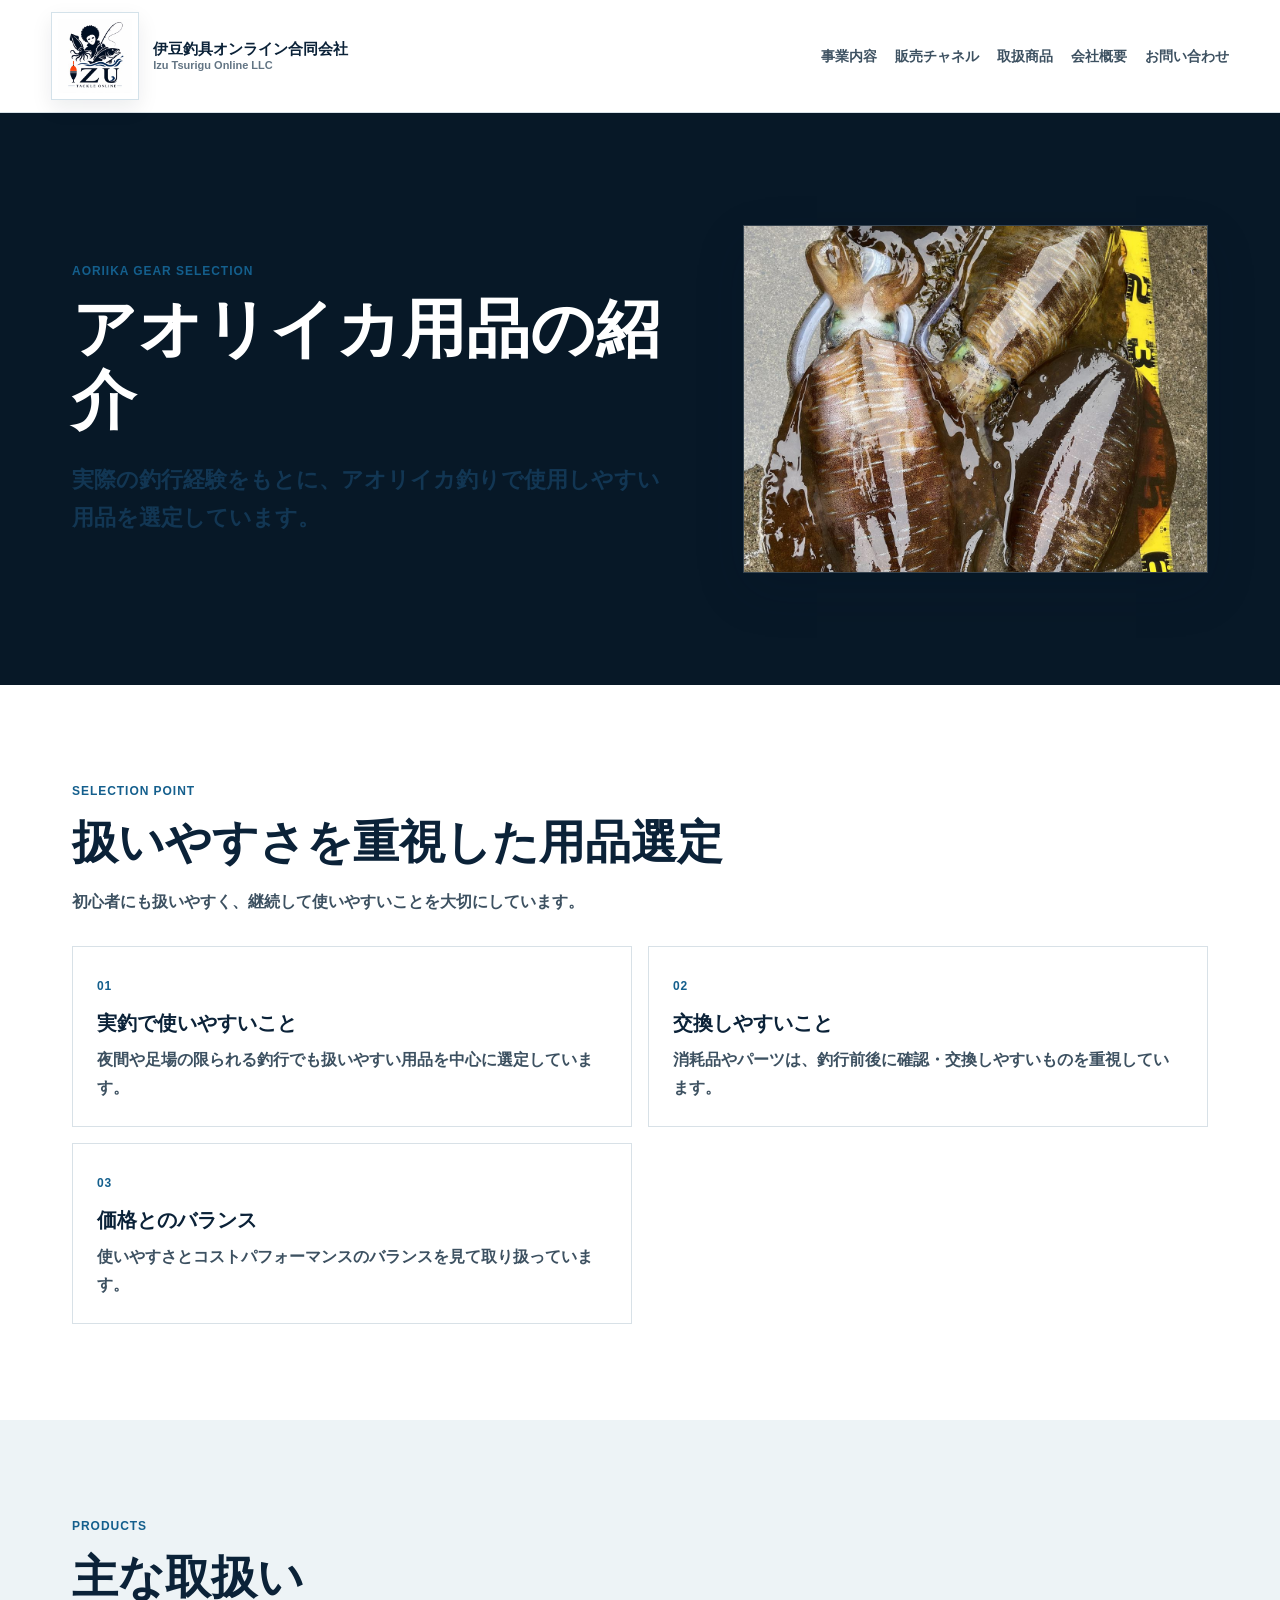
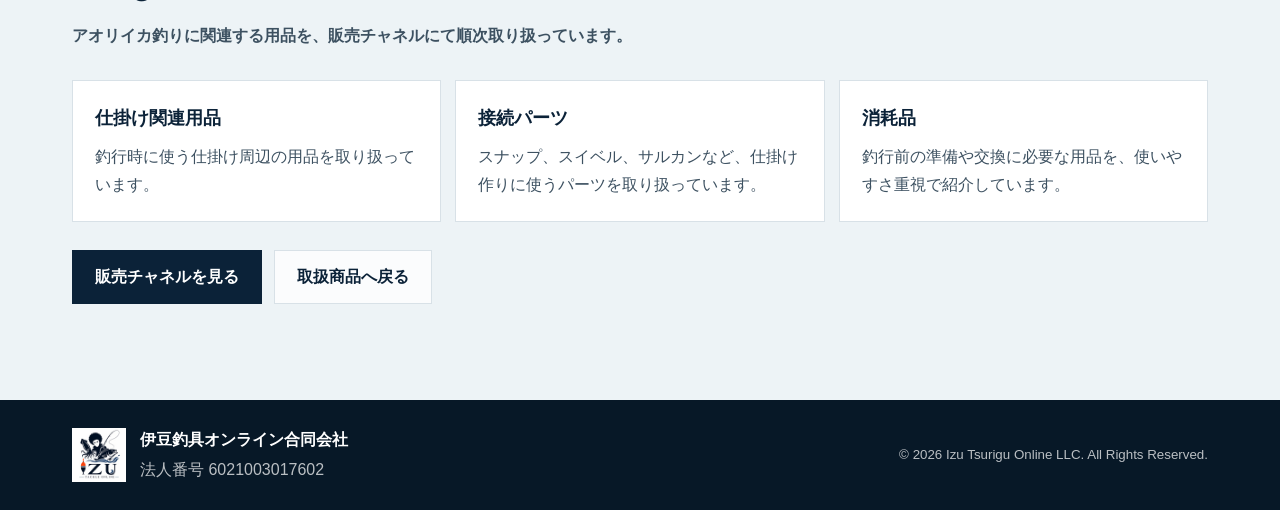
<file: kanna.html>
<!doctype html>
<html lang="ja">
  <head>
    <meta charset="utf-8">
    <meta name="viewport" content="width=device-width, initial-scale=1">
    <title>アオリイカ用品の紹介｜伊豆釣具オンライン合同会社</title>
    <meta name="description" content="伊豆釣具オンライン合同会社が実釣経験をもとに取り扱うアオリイカ用品の紹介ページです。">
    <meta name="format-detection" content="telephone=no">
    <meta name="robots" content="noindex,follow">
    <link rel="canonical" href="https://izuokappari.com/aoriika-kanna.html">
    <link rel="icon" href="./assets/izu-logo.jpg" type="image/jpeg">
    <link rel="stylesheet" href="./styles.css?v=20260622-logo">
  </head>
  <body>
    <header class="site-header" data-header>
      <a class="brand" href="index.html#top" aria-label="伊豆釣具オンライン合同会社 トップへ">
        <span class="brand-mark">
          <img src="./assets/izu-logo.jpg" alt="伊豆釣具オンライン合同会社 ロゴ">
        </span>
        <span class="brand-text">
          <strong>伊豆釣具オンライン合同会社</strong>
          <small>Izu Tsurigu Online LLC</small>
        </span>
      </a>
      <button class="menu-button" type="button" data-menu-button aria-expanded="false" aria-controls="site-nav">
        <span></span>
        <span></span>
        <span></span>
        メニュー
      </button>
      <nav class="site-nav" id="site-nav" data-nav aria-label="主要メニュー">
        <a href="index.html#business">事業内容</a>
        <a href="index.html#channels">販売チャネル</a>
        <a href="index.html#products">取扱商品</a>
        <a href="index.html#company">会社概要</a>
        <a href="index.html#contact">お問い合わせ</a>
      </nav>
    </header>

    <main id="top">
      <section class="sub-hero">
        <div>
          <p class="eyebrow">Aoriika Gear Selection</p>
          <h1>アオリイカ用品の紹介</h1>
          <p class="lead">
            実際の釣行経験をもとに、アオリイカ釣りで使用しやすい用品を選定しています。
          </p>
        </div>
        <img src="assets/aoriika-catch.jpg" alt="アオリイカ釣果写真" loading="eager">
      </section>

      <section class="section">
        <div class="section-heading">
          <p class="eyebrow">Selection Point</p>
          <h2>扱いやすさを重視した用品選定</h2>
          <p>初心者にも扱いやすく、継続して使いやすいことを大切にしています。</p>
        </div>
        <div class="business-cards">
          <article>
            <span>01</span>
            <h3>実釣で使いやすいこと</h3>
            <p>夜間や足場の限られる釣行でも扱いやすい用品を中心に選定しています。</p>
          </article>
          <article>
            <span>02</span>
            <h3>交換しやすいこと</h3>
            <p>消耗品やパーツは、釣行前後に確認・交換しやすいものを重視しています。</p>
          </article>
          <article>
            <span>03</span>
            <h3>価格とのバランス</h3>
            <p>使いやすさとコストパフォーマンスのバランスを見て取り扱っています。</p>
          </article>
        </div>
      </section>

      <section class="section muted">
        <div class="section-heading">
          <p class="eyebrow">Products</p>
          <h2>主な取扱い</h2>
          <p>アオリイカ釣りに関連する用品を、販売チャネルにて順次取り扱っています。</p>
        </div>
        <div class="kanna-list">
          <article>
            <strong>仕掛け関連用品</strong>
            <p>釣行時に使う仕掛け周辺の用品を取り扱っています。</p>
          </article>
          <article>
            <strong>接続パーツ</strong>
            <p>スナップ、スイベル、サルカンなど、仕掛け作りに使うパーツを取り扱っています。</p>
          </article>
          <article>
            <strong>消耗品</strong>
            <p>釣行前の準備や交換に必要な用品を、使いやすさ重視で紹介しています。</p>
          </article>
        </div>
        <div class="page-actions">
          <a class="button primary" href="index.html#channels">販売チャネルを見る</a>
          <a class="button outline dark" href="index.html#products">取扱商品へ戻る</a>
        </div>
      </section>
    </main>

    <footer class="site-footer">
      <div class="footer-brand">
        <img class="footer-logo" src="./assets/izu-logo.jpg" alt="" loading="lazy">
        <div>
          <strong>伊豆釣具オンライン合同会社</strong>
          <span>法人番号 6021003017602</span>
        </div>
      </div>
      <small>© 2026 Izu Tsurigu Online LLC. All Rights Reserved.</small>
    </footer>

    <script src="./script.js"></script>
  </body>
</html>
</file>
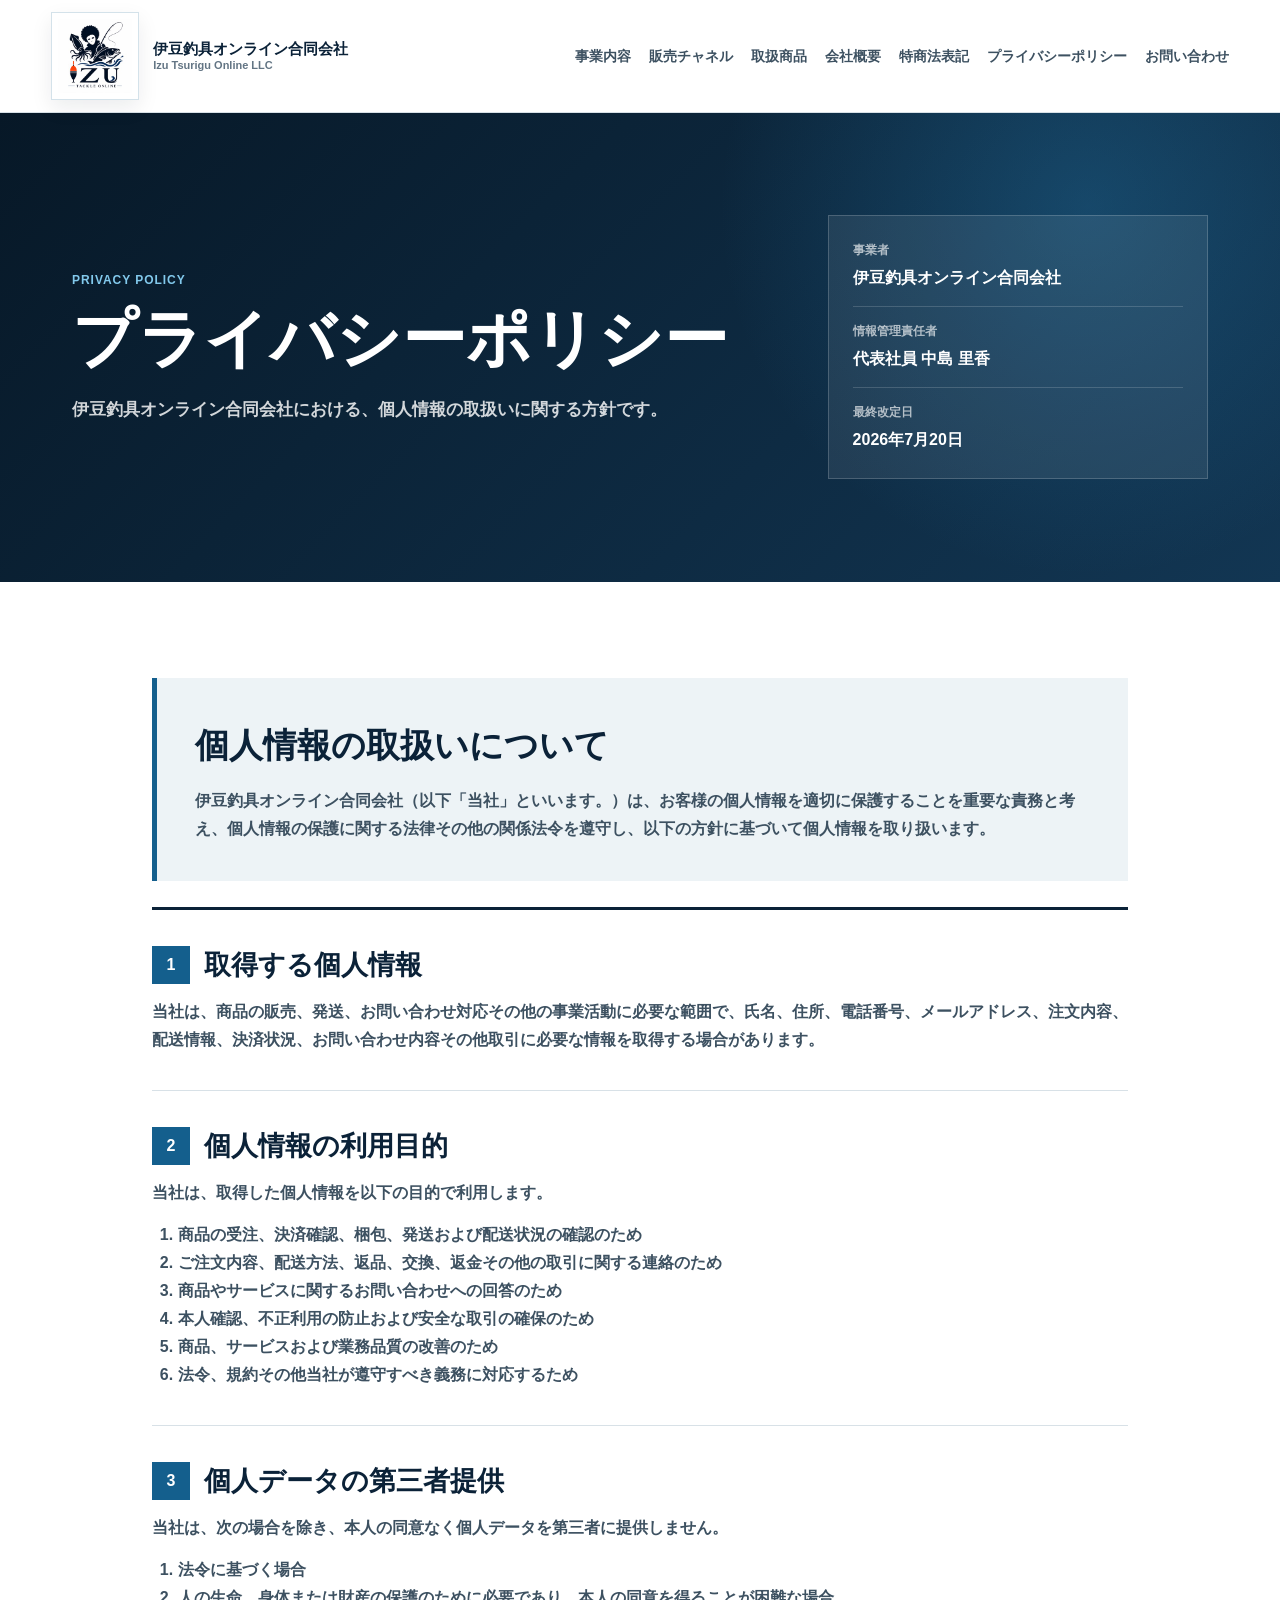
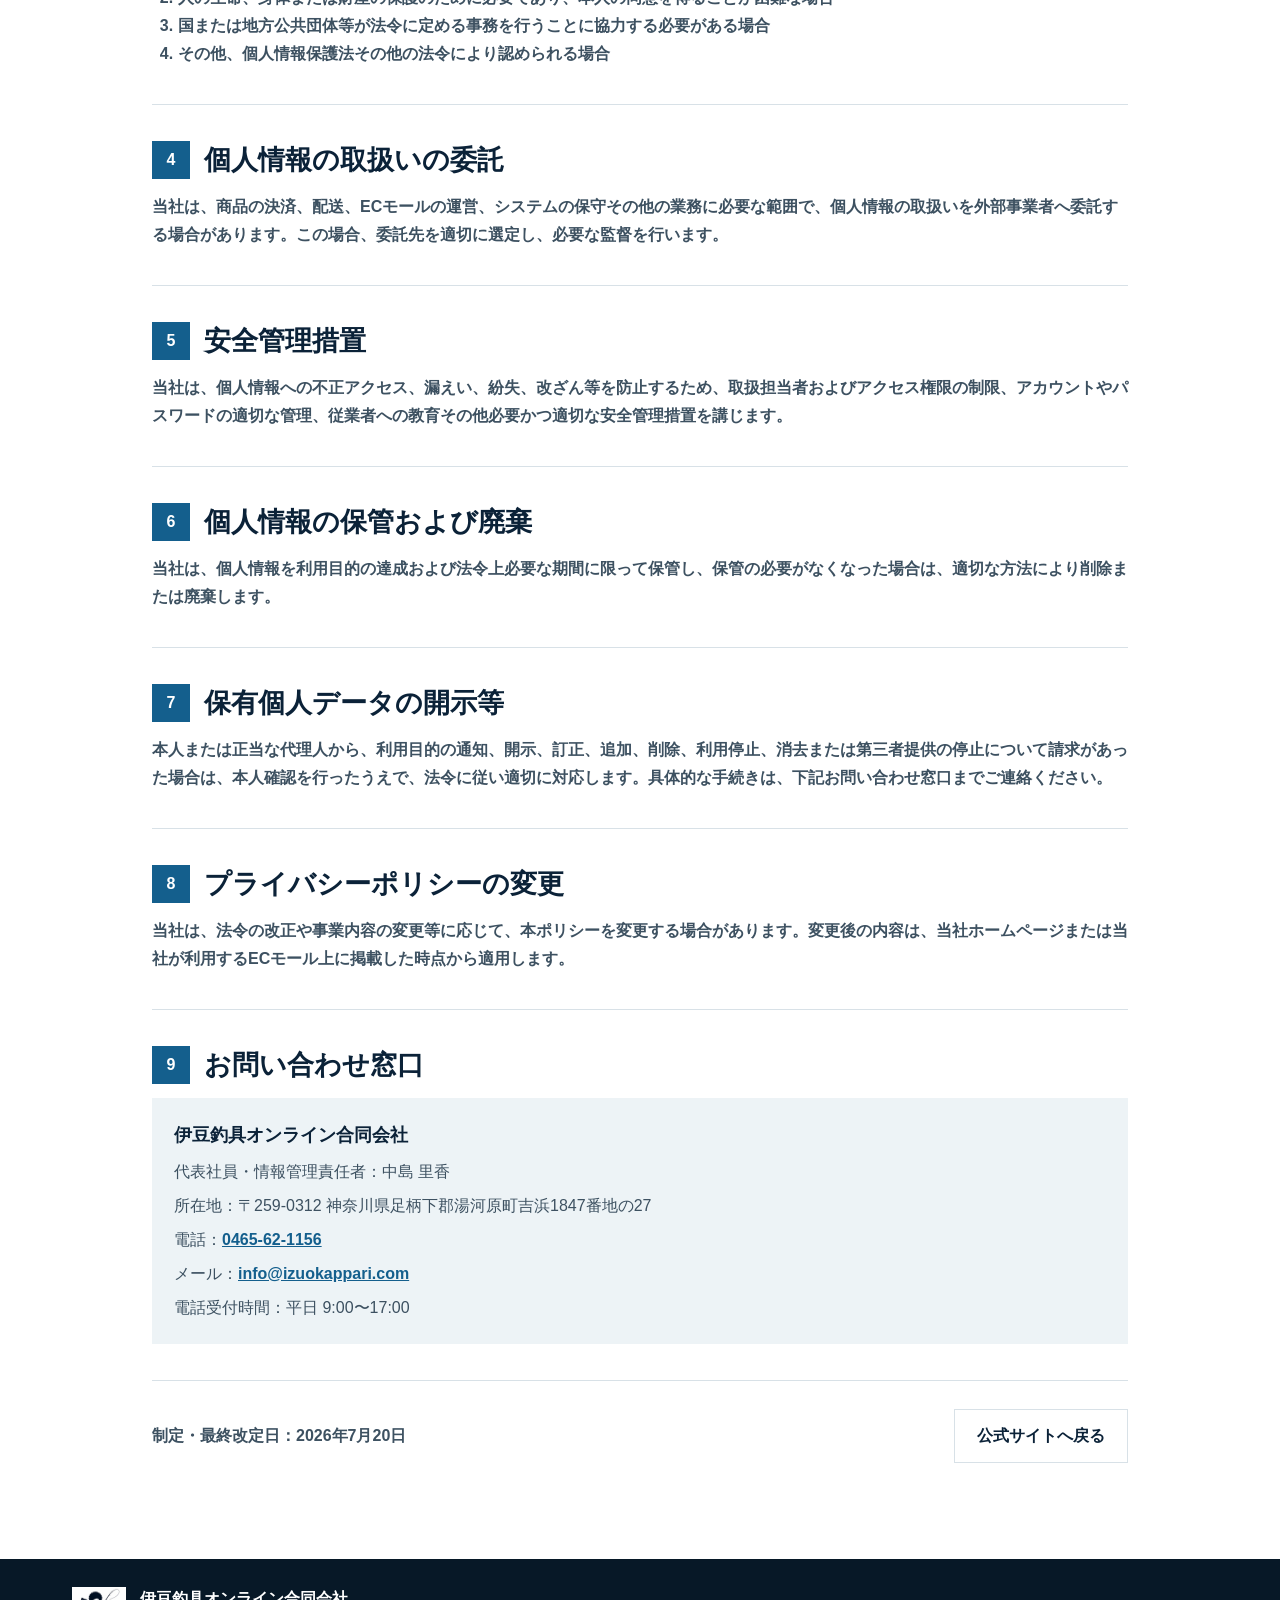
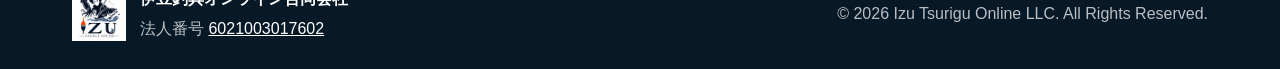
<file: privacy.html>
<!doctype html>
<html lang="ja">
  <head>
    <meta charset="utf-8">
    <meta name="viewport" content="width=device-width, initial-scale=1">
    <title>プライバシーポリシー｜伊豆釣具オンライン合同会社</title>
    <meta name="description" content="伊豆釣具オンライン合同会社の個人情報の取扱いに関する方針です。">
    <meta name="format-detection" content="telephone=no">
    <meta property="og:type" content="website">
    <meta property="og:title" content="プライバシーポリシー｜伊豆釣具オンライン合同会社">
    <meta property="og:description" content="伊豆釣具オンライン合同会社の個人情報の取扱いに関する方針です。">
    <meta property="og:locale" content="ja_JP">
    <link rel="canonical" href="https://izuokappari.com/privacy.html">
    <link rel="icon" href="./assets/izu-logo.jpg" type="image/jpeg">
    <link rel="stylesheet" href="./styles.css?v=20260720-privacy">
  </head>
  <body>
    <header class="site-header" data-header>
      <a class="brand" href="./index.html" aria-label="伊豆釣具オンライン合同会社 トップへ">
        <span class="brand-mark">
          <img src="./assets/izu-logo.jpg" alt="伊豆釣具オンライン合同会社 ロゴ">
        </span>
        <span class="brand-text">
          <strong>伊豆釣具オンライン合同会社</strong>
          <small>Izu Tsurigu Online LLC</small>
        </span>
      </a>
      <button class="menu-button" type="button" data-menu-button aria-expanded="false" aria-controls="site-nav">
        <span></span>
        <span></span>
        <span></span>
        メニュー
      </button>
      <nav class="site-nav" id="site-nav" data-nav aria-label="主要メニュー">
        <a href="./index.html#business">事業内容</a>
        <a href="./index.html#channels">販売チャネル</a>
        <a href="./index.html#products">取扱商品</a>
        <a href="./index.html#company">会社概要</a>
        <a href="./index.html#law">特商法表記</a>
        <a href="./privacy.html" aria-current="page">プライバシーポリシー</a>
        <a href="./index.html#contact">お問い合わせ</a>
      </nav>
    </header>

    <main>
      <section class="policy-page-hero">
        <div>
          <p class="eyebrow">Privacy Policy</p>
          <h1>プライバシーポリシー</h1>
          <p>伊豆釣具オンライン合同会社における、個人情報の取扱いに関する方針です。</p>
        </div>
        <dl class="policy-page-summary" aria-label="プライバシーポリシー基本情報">
          <div>
            <dt>事業者</dt>
            <dd>伊豆釣具オンライン合同会社</dd>
          </div>
          <div>
            <dt>情報管理責任者</dt>
            <dd>代表社員 中島 里香</dd>
          </div>
          <div>
            <dt>最終改定日</dt>
            <dd>2026年7月20日</dd>
          </div>
        </dl>
      </section>

      <section class="section policy-document" aria-labelledby="policy-title">
        <div class="policy-introduction">
          <h2 id="policy-title">個人情報の取扱いについて</h2>
          <p>
            伊豆釣具オンライン合同会社（以下「当社」といいます。）は、お客様の個人情報を適切に保護することを重要な責務と考え、個人情報の保護に関する法律その他の関係法令を遵守し、以下の方針に基づいて個人情報を取り扱います。
          </p>
        </div>

        <div class="policy-articles">
          <article>
            <h2><span>1</span>取得する個人情報</h2>
            <p>当社は、商品の販売、発送、お問い合わせ対応その他の事業活動に必要な範囲で、氏名、住所、電話番号、メールアドレス、注文内容、配送情報、決済状況、お問い合わせ内容その他取引に必要な情報を取得する場合があります。</p>
          </article>

          <article>
            <h2><span>2</span>個人情報の利用目的</h2>
            <p>当社は、取得した個人情報を以下の目的で利用します。</p>
            <ol>
              <li>商品の受注、決済確認、梱包、発送および配送状況の確認のため</li>
              <li>ご注文内容、配送方法、返品、交換、返金その他の取引に関する連絡のため</li>
              <li>商品やサービスに関するお問い合わせへの回答のため</li>
              <li>本人確認、不正利用の防止および安全な取引の確保のため</li>
              <li>商品、サービスおよび業務品質の改善のため</li>
              <li>法令、規約その他当社が遵守すべき義務に対応するため</li>
            </ol>
          </article>

          <article>
            <h2><span>3</span>個人データの第三者提供</h2>
            <p>当社は、次の場合を除き、本人の同意なく個人データを第三者に提供しません。</p>
            <ol>
              <li>法令に基づく場合</li>
              <li>人の生命、身体または財産の保護のために必要であり、本人の同意を得ることが困難な場合</li>
              <li>国または地方公共団体等が法令に定める事務を行うことに協力する必要がある場合</li>
              <li>その他、個人情報保護法その他の法令により認められる場合</li>
            </ol>
          </article>

          <article>
            <h2><span>4</span>個人情報の取扱いの委託</h2>
            <p>当社は、商品の決済、配送、ECモールの運営、システムの保守その他の業務に必要な範囲で、個人情報の取扱いを外部事業者へ委託する場合があります。この場合、委託先を適切に選定し、必要な監督を行います。</p>
          </article>

          <article>
            <h2><span>5</span>安全管理措置</h2>
            <p>当社は、個人情報への不正アクセス、漏えい、紛失、改ざん等を防止するため、取扱担当者およびアクセス権限の制限、アカウントやパスワードの適切な管理、従業者への教育その他必要かつ適切な安全管理措置を講じます。</p>
          </article>

          <article>
            <h2><span>6</span>個人情報の保管および廃棄</h2>
            <p>当社は、個人情報を利用目的の達成および法令上必要な期間に限って保管し、保管の必要がなくなった場合は、適切な方法により削除または廃棄します。</p>
          </article>

          <article>
            <h2><span>7</span>保有個人データの開示等</h2>
            <p>本人または正当な代理人から、利用目的の通知、開示、訂正、追加、削除、利用停止、消去または第三者提供の停止について請求があった場合は、本人確認を行ったうえで、法令に従い適切に対応します。具体的な手続きは、下記お問い合わせ窓口までご連絡ください。</p>
          </article>

          <article>
            <h2><span>8</span>プライバシーポリシーの変更</h2>
            <p>当社は、法令の改正や事業内容の変更等に応じて、本ポリシーを変更する場合があります。変更後の内容は、当社ホームページまたは当社が利用するECモール上に掲載した時点から適用します。</p>
          </article>

          <article>
            <h2><span>9</span>お問い合わせ窓口</h2>
            <address class="policy-contact">
              <strong>伊豆釣具オンライン合同会社</strong>
              <span>代表社員・情報管理責任者：中島 里香</span>
              <span>所在地：〒259-0312 神奈川県足柄下郡湯河原町吉浜1847番地の27</span>
              <span>電話：<a href="tel:0465621156">0465-62-1156</a></span>
              <span>メール：<a href="mailto:info@izuokappari.com">info@izuokappari.com</a></span>
              <span>電話受付時間：平日 9:00〜17:00</span>
            </address>
          </article>
        </div>

        <div class="policy-date">
          <p>制定・最終改定日：2026年7月20日</p>
          <a class="button dark" href="./index.html">公式サイトへ戻る</a>
        </div>
      </section>
    </main>

    <footer class="site-footer">
      <div class="footer-brand">
        <img class="footer-logo" src="./assets/izu-logo.jpg" alt="" loading="lazy">
        <div>
          <strong>伊豆釣具オンライン合同会社</strong>
          <span>法人番号 <a href="https://www.houjin-bangou.nta.go.jp/henkorireki-johoto.html?selHouzinNo=6021003017602" target="_blank" rel="noopener">6021003017602</a></span>
        </div>
      </div>
      <p>© 2026 Izu Tsurigu Online LLC. All Rights Reserved.</p>
    </footer>

    <script src="./script.js" defer></script>
  </body>
</html>
</file>
<file: styles.css>
:root {
  --navy-950: #071827;
  --navy-900: #0b2238;
  --navy-800: #123653;
  --blue-700: #145f8d;
  --blue-500: #2782b8;
  --cyan-100: #e6f5fb;
  --steel-700: #3d5161;
  --steel-500: #637584;
  --steel-200: #d8e1e7;
  --steel-100: #edf3f6;
  --white: #ffffff;
  --ink: #132331;
  --accent: #c8983a;
  --shadow: 0 18px 48px rgba(7, 24, 39, 0.14);
}

* {
  box-sizing: border-box;
}

html {
  scroll-behavior: smooth;
}

body {
  margin: 0;
  color: var(--ink);
  font-family: -apple-system, BlinkMacSystemFont, "Hiragino Sans", "Hiragino Kaku Gothic ProN", "Yu Gothic", Meiryo, sans-serif;
  line-height: 1.75;
  background: var(--white);
}

body.menu-open {
  overflow: hidden;
}

a {
  color: inherit;
}

a:focus-visible,
button:focus-visible {
  outline: 3px solid rgba(39, 130, 184, 0.45);
  outline-offset: 3px;
}

.site-header {
  position: sticky;
  top: 0;
  z-index: 50;
  display: flex;
  align-items: center;
  justify-content: space-between;
  gap: 24px;
  padding: 12px clamp(16px, 4vw, 56px);
  background: rgba(255, 255, 255, 0.97);
  border-bottom: 1px solid var(--steel-200);
  backdrop-filter: blur(12px);
}

.brand {
  display: inline-flex;
  align-items: center;
  gap: 14px;
  min-width: 0;
  color: var(--navy-900);
  text-decoration: none;
}

.brand-mark {
  display: inline-grid;
  flex: 0 0 auto;
  place-items: center;
  width: 88px;
  height: 88px;
  overflow: hidden;
  background: var(--white);
  padding: 6px;
  border: 1px solid rgba(20, 95, 141, 0.18);
  box-shadow: 0 8px 20px rgba(7, 24, 39, 0.08);
}

.brand-mark img {
  display: block;
  width: 100%;
  height: 100%;
  object-fit: contain;
}

.brand-text {
  display: grid;
  min-width: 0;
  line-height: 1.25;
}

.brand-text strong {
  font-size: 15px;
  font-weight: 900;
}

.brand-text small {
  color: var(--steel-500);
  font-size: 11px;
  font-weight: 800;
}

.site-nav {
  display: flex;
  align-items: center;
  justify-content: flex-end;
  gap: 18px;
  color: var(--steel-700);
  font-size: 14px;
  font-weight: 800;
}

.site-nav a {
  text-decoration: none;
}

.site-nav a:hover {
  color: var(--blue-700);
}

.menu-button {
  display: none;
}

.hero {
  position: relative;
  overflow: hidden;
  display: grid;
  grid-template-columns: minmax(0, 1.4fr) minmax(320px, 0.6fr);
  gap: clamp(28px, 5vw, 64px);
  align-items: center;
  min-height: 620px;
  padding: clamp(58px, 7vw, 92px) clamp(20px, 6vw, 72px);
  color: var(--ink);
  background: var(--steel-100);
}

.hero::before {
  content: "";
  position: absolute;
  inset: 0;
  z-index: 1;
  background:
    linear-gradient(100deg, rgba(255, 255, 255, 0.98), rgba(255, 255, 255, 0.9) 48%, rgba(230, 245, 251, 0.7) 72%, rgba(7, 24, 39, 0.18)),
    linear-gradient(0deg, rgba(237, 243, 246, 0.62), transparent 44%);
}

.hero-bg {
  position: absolute;
  inset: 0;
  width: 100%;
  height: 100%;
  object-fit: cover;
  object-position: center;
  transform: scale(1.02);
}

.hero-copy {
  position: relative;
  z-index: 2;
  max-width: 900px;
}

.eyebrow {
  margin: 0 0 12px;
  color: var(--blue-700);
  font-size: 12px;
  font-weight: 900;
  letter-spacing: 0.08em;
  text-transform: uppercase;
}

.hero .eyebrow,
.dark-section .eyebrow,
.contact-section .eyebrow {
  color: #9bd9f3;
}

.hero .eyebrow {
  color: var(--blue-700);
}

h1,
h2,
h3,
p,
dd,
dt,
strong {
  overflow-wrap: anywhere;
}

h1 {
  margin: 0;
  font-size: clamp(34px, 5vw, 60px);
  line-height: 1.18;
  letter-spacing: 0;
}

.lead {
  max-width: 780px;
  margin: 24px 0 0;
  color: var(--navy-800);
  font-size: clamp(17px, 2.4vw, 22px);
  font-weight: 700;
}

.hero-body {
  max-width: 720px;
  margin: 14px 0 0;
  color: var(--steel-700);
  font-size: 16px;
  font-weight: 700;
}

.hero-actions {
  display: flex;
  flex-wrap: wrap;
  gap: 12px;
  margin-top: 34px;
}

.button {
  display: inline-flex;
  align-items: center;
  justify-content: center;
  min-height: 50px;
  padding: 12px 22px;
  border: 1px solid transparent;
  color: var(--navy-900);
  font-weight: 900;
  text-decoration: none;
  transition: transform 0.2s ease, background 0.2s ease, border-color 0.2s ease;
}

.button:hover {
  transform: translateY(-1px);
}

.button.primary {
  color: var(--white);
  background: var(--navy-900);
}

.button.outline {
  color: var(--navy-900);
  background: rgba(255, 255, 255, 0.78);
  border-color: rgba(11, 34, 56, 0.35);
}

.trust-panel {
  position: relative;
  z-index: 2;
  padding: 28px;
  color: var(--ink);
  background: rgba(255, 255, 255, 0.96);
  border: 1px solid rgba(20, 95, 141, 0.18);
  box-shadow: 0 18px 48px rgba(7, 24, 39, 0.12);
}

.panel-label {
  margin: 0 0 14px;
  color: var(--accent);
  font-size: 12px;
  font-weight: 900;
  letter-spacing: 0.08em;
  text-transform: uppercase;
}

.trust-logo {
  display: block;
  width: 92px;
  height: 92px;
  margin: 0 0 18px;
  padding: 6px;
  object-fit: contain;
  background: var(--white);
  border: 1px solid var(--steel-200);
}

.trust-panel dl {
  display: grid;
  gap: 0;
  margin: 0;
}

.trust-panel div {
  padding: 14px 0;
  border-bottom: 1px solid var(--steel-200);
}

.trust-panel div:last-child {
  border-bottom: 0;
}

.trust-panel dt,
.verification-strip span,
.info-table span,
.legal-grid span,
.contact-cards span {
  color: var(--steel-500);
  font-size: 12px;
  font-weight: 900;
}

.trust-panel dd {
  margin: 4px 0 0;
  color: var(--navy-950);
  font-size: 16px;
  font-weight: 900;
}

.verification-strip {
  display: grid;
  grid-template-columns: repeat(4, minmax(0, 1fr));
  border-bottom: 1px solid var(--steel-200);
  background: var(--white);
}

.verification-strip div {
  min-width: 0;
  padding: 22px clamp(16px, 3vw, 30px);
  border-right: 1px solid var(--steel-200);
}

.verification-strip div:last-child {
  border-right: 0;
}

.verification-strip strong {
  display: block;
  margin-top: 4px;
  color: var(--navy-900);
  font-size: 16px;
}

.achievement-section {
  display: grid;
  grid-template-columns: minmax(0, 0.9fr) minmax(560px, 1.1fr);
  gap: clamp(28px, 5vw, 64px);
  align-items: center;
  padding: clamp(48px, 6vw, 72px) clamp(20px, 6vw, 72px);
  color: var(--ink);
  background: linear-gradient(135deg, var(--white), var(--cyan-100));
  border-top: 1px solid var(--steel-200);
  border-bottom: 1px solid var(--steel-200);
}

.featured-product-section {
  background: linear-gradient(180deg, var(--white), var(--steel-100));
}

.featured-product-card {
  display: grid;
  grid-template-columns: minmax(280px, 0.78fr) minmax(0, 1.22fr);
  gap: clamp(30px, 6vw, 72px);
  align-items: center;
  max-width: 1160px;
  margin: 0 auto;
  padding: clamp(24px, 4vw, 52px);
  background: var(--white);
  border: 1px solid var(--steel-200);
  box-shadow: 0 18px 48px rgba(7, 24, 39, 0.1);
}

.featured-product-image {
  position: relative;
  margin: 0;
  padding: clamp(20px, 4vw, 38px);
  background: var(--steel-100);
  border: 1px solid var(--steel-200);
}

.featured-product-image::after {
  content: "Yahoo!ショッピングで販売中";
  position: absolute;
  right: 14px;
  bottom: 14px;
  padding: 7px 10px;
  color: var(--white);
  font-size: 11px;
  font-weight: 900;
  background: var(--navy-900);
}

.featured-product-image img {
  display: block;
  width: 100%;
  aspect-ratio: 1;
  object-fit: cover;
  background: var(--white);
}

.featured-product-copy {
  min-width: 0;
}

.featured-product-label {
  margin: 0 0 10px;
  color: var(--blue-700);
  font-size: 14px;
  font-weight: 900;
}

.featured-product-copy h2 {
  margin: 0 0 18px;
  color: var(--navy-900);
  font-size: clamp(30px, 4.5vw, 52px);
  line-height: 1.25;
}

.featured-product-copy > p:not(.eyebrow):not(.featured-product-label):not(.featured-product-note) {
  margin: 0;
  color: var(--steel-700);
  font-size: 17px;
  font-weight: 700;
}

.featured-product-points {
  display: flex;
  flex-wrap: wrap;
  gap: 8px;
  margin: 22px 0 0;
  padding: 0;
  list-style: none;
}

.featured-product-points li {
  padding: 7px 11px;
  color: var(--navy-900);
  font-size: 13px;
  font-weight: 900;
  background: var(--cyan-100);
  border-left: 3px solid var(--blue-500);
}

.featured-product-note {
  margin: 20px 0 0;
  color: var(--steel-500);
  font-size: 13px;
  font-weight: 700;
}

.featured-product-button {
  margin-top: 24px;
}

.achievement-copy {
  max-width: 650px;
}

.achievement-copy .eyebrow {
  color: var(--blue-700);
}

.achievement-copy h2 {
  margin: 0;
  font-size: clamp(28px, 4vw, 44px);
  line-height: 1.25;
}

.achievement-copy > p:not(.eyebrow) {
  margin: 16px 0 0;
  color: var(--steel-700);
  font-weight: 700;
}

.achievement-link {
  display: inline-flex;
  margin-top: 22px;
  color: var(--blue-700);
  font-weight: 900;
  text-underline-offset: 5px;
}

.achievement-metrics {
  display: grid;
  grid-template-columns: repeat(3, minmax(0, 1fr));
  gap: 12px;
  margin: 0;
}

.achievement-metrics div {
  min-width: 0;
  padding: 24px 20px;
  color: var(--navy-950);
  background: var(--white);
  border-top: 4px solid var(--accent);
  border-right: 1px solid var(--steel-200);
  border-bottom: 1px solid var(--steel-200);
  border-left: 1px solid var(--steel-200);
  box-shadow: 0 12px 28px rgba(7, 24, 39, 0.08);
}

.achievement-metrics dt {
  color: var(--steel-500);
  font-size: 12px;
  font-weight: 900;
}

.achievement-metrics dd {
  display: flex;
  align-items: baseline;
  gap: 5px;
  margin: 8px 0 0;
  line-height: 1;
}

.achievement-metrics strong {
  color: var(--navy-900);
  font-size: clamp(30px, 4vw, 48px);
  letter-spacing: -0.03em;
}

.achievement-metrics span {
  color: var(--steel-700);
  font-size: 13px;
  font-weight: 900;
}

.achievement-date {
  grid-column: 2;
  margin: -44px 0 0;
  padding-top: 46px;
  color: var(--steel-500);
  font-size: 12px;
  font-weight: 700;
  text-align: right;
}

.section {
  padding: clamp(64px, 8vw, 96px) clamp(20px, 6vw, 72px);
}

.reveal {
  opacity: 0;
  transform: translateY(22px);
  transition: opacity 0.75s ease, transform 0.75s ease;
}

.reveal.is-visible {
  opacity: 1;
  transform: translateY(0);
}

.section.muted {
  background: var(--steel-100);
}

.section-heading {
  max-width: 920px;
  margin-bottom: 30px;
}

.section-heading h2 {
  margin: 0;
  color: var(--navy-900);
  font-size: clamp(28px, 4vw, 46px);
  line-height: 1.25;
}

.section-heading p:last-child {
  color: var(--steel-700);
  font-weight: 700;
}

.operator-section {
  display: grid;
  grid-template-columns: minmax(0, 0.9fr) minmax(0, 1.1fr);
  gap: clamp(24px, 5vw, 56px);
  align-items: center;
  background: var(--white);
}

.operator-image {
  position: relative;
  overflow: hidden;
  margin: 0;
  min-height: 420px;
  box-shadow: var(--shadow);
}

.operator-image img {
  display: block;
  width: 100%;
  height: 100%;
  min-height: 420px;
  object-fit: cover;
  object-position: center;
  transition: transform 0.5s ease;
}

.operator-image:hover img {
  transform: scale(1.035);
}

.operator-image figcaption {
  position: absolute;
  right: 18px;
  bottom: 18px;
  left: 18px;
  padding: 12px 14px;
  color: var(--white);
  font-size: 13px;
  font-weight: 900;
  background: rgba(7, 24, 39, 0.88);
}

.operator-copy {
  max-width: 680px;
}

.operator-copy h2 {
  margin: 0 0 20px;
  color: var(--navy-900);
  font-size: clamp(28px, 4vw, 46px);
  line-height: 1.25;
}

.operator-copy p {
  color: var(--steel-700);
  font-size: 17px;
  font-weight: 700;
}

.history-section {
  background: var(--steel-100);
}

.history-list {
  display: grid;
  gap: 0;
  max-width: 1080px;
  margin: 0;
  padding: 0;
  list-style: none;
  border-top: 1px solid var(--steel-200);
}

.history-list li {
  display: grid;
  grid-template-columns: minmax(150px, 0.25fr) minmax(0, 0.75fr);
  gap: clamp(22px, 5vw, 64px);
  padding: 28px 0;
  border-bottom: 1px solid var(--steel-200);
}

.history-list time {
  color: var(--blue-700);
  font-size: 15px;
  font-weight: 900;
}

.history-list h3 {
  margin: 0 0 8px;
  color: var(--navy-900);
  font-size: 22px;
}

.history-list p {
  margin: 0;
  color: var(--steel-700);
  font-weight: 700;
}

.team-grid {
  display: grid;
  grid-template-columns: repeat(3, minmax(0, 1fr));
  gap: 16px;
}

.team-grid article {
  padding: 28px;
  background: var(--white);
  border: 1px solid var(--steel-200);
  border-top: 4px solid var(--blue-500);
}

.team-grid span {
  color: var(--blue-700);
  font-size: 12px;
  font-weight: 900;
}

.team-grid h3 {
  margin: 10px 0 8px;
  color: var(--navy-900);
  font-size: 21px;
}

.team-grid p {
  margin: 0;
  color: var(--steel-700);
  font-weight: 700;
}

.workplace-note {
  display: grid;
  grid-template-columns: minmax(220px, 0.32fr) minmax(0, 0.68fr);
  gap: 24px;
  margin-top: 16px;
  padding: 24px 28px;
  color: var(--white);
  background: var(--navy-900);
}

.workplace-note strong {
  font-size: 18px;
}

.workplace-note p {
  margin: 0;
  color: rgba(255, 255, 255, 0.84);
  font-weight: 700;
}

.office-photo-grid {
  display: grid;
  grid-template-columns: repeat(2, minmax(0, 1fr));
  gap: 16px;
  margin-top: 16px;
}

.office-photo-card {
  margin: 0;
  overflow: hidden;
  background: var(--white);
  border: 1px solid var(--steel-200);
  box-shadow: 0 16px 38px rgba(13, 42, 67, 0.1);
}

.office-photo-card button {
  display: block;
  width: 100%;
  aspect-ratio: 4 / 3;
  padding: 0;
  overflow: hidden;
  background: var(--navy-900);
  border: 0;
  cursor: zoom-in;
}

.office-photo-card img {
  display: block;
  width: 100%;
  height: 100%;
  object-fit: cover;
  transition: transform 0.25s ease;
}

.office-photo-card button:hover img {
  transform: scale(1.02);
}

.office-photo-card figcaption {
  display: grid;
  gap: 7px;
  padding: 20px 22px 24px;
}

.office-photo-card strong {
  color: var(--navy-900);
  font-size: 18px;
}

.office-photo-card span {
  color: var(--steel-700);
  font-size: 14px;
  font-weight: 700;
  line-height: 1.8;
}

.workflow-section {
  background: linear-gradient(180deg, var(--white), var(--steel-100));
}

.workflow-list {
  display: grid;
  grid-template-columns: repeat(3, minmax(0, 1fr));
  gap: 16px;
  margin: 0;
  padding: 0;
  list-style: none;
  counter-reset: workflow;
}

.workflow-list li {
  position: relative;
  min-height: 220px;
  padding: 28px;
  background: var(--white);
  border: 1px solid var(--steel-200);
  border-bottom: 4px solid var(--blue-500);
  box-shadow: 0 12px 30px rgba(13, 42, 67, 0.07);
}

.workflow-list li > span {
  display: inline-grid;
  place-items: center;
  width: 42px;
  height: 42px;
  color: var(--white);
  font-size: 13px;
  font-weight: 900;
  background: var(--navy-900);
  border-radius: 50%;
}

.workflow-list h3 {
  margin: 18px 0 9px;
  color: var(--navy-900);
  font-size: 20px;
  line-height: 1.45;
}

.workflow-list p {
  margin: 0;
  color: var(--steel-700);
  font-weight: 700;
}

.business-photo-section {
  background: var(--white);
}

.business-photo-grid {
  display: grid;
  grid-template-columns: minmax(0, 1fr);
  gap: 20px;
}

.business-photo-card {
  display: grid;
  grid-template-columns: minmax(0, 1.45fr) minmax(280px, 0.55fr);
  margin: 0;
  overflow: hidden;
  background: var(--steel-100);
  border: 1px solid var(--steel-200);
  box-shadow: 0 16px 38px rgba(13, 42, 67, 0.1);
}

.business-photo-card button {
  display: block;
  min-height: 440px;
  padding: 0;
  overflow: hidden;
  background: var(--navy-900);
  border: 0;
  cursor: zoom-in;
}

.business-photo-card img {
  display: block;
  width: 100%;
  height: 100%;
  min-height: 440px;
  object-fit: cover;
}

.business-photo-card figcaption {
  display: flex;
  justify-content: center;
  flex-direction: column;
  gap: 12px;
  padding: clamp(26px, 4vw, 46px);
}

.business-photo-card strong {
  color: var(--navy-900);
  font-size: clamp(22px, 3vw, 30px);
  line-height: 1.4;
}

.business-photo-card span {
  color: var(--steel-700);
  font-weight: 700;
}

.product-planning-case {
  margin-top: clamp(34px, 6vw, 64px);
  padding: clamp(26px, 5vw, 54px);
  color: var(--navy-900);
  background: var(--steel-100);
  border: 1px solid var(--steel-200);
}

.product-planning-heading {
  max-width: 820px;
  margin-bottom: 28px;
}

.product-planning-heading h3 {
  margin: 6px 0 12px;
  font-size: clamp(26px, 4vw, 38px);
  line-height: 1.35;
}

.product-planning-heading p:last-child {
  margin: 0;
  color: var(--steel-700);
  font-weight: 700;
}

.product-planning-steps {
  display: grid;
  grid-template-columns: repeat(3, minmax(0, 1fr));
  gap: 18px;
}

.product-planning-steps figure {
  margin: 0;
  overflow: hidden;
  background: var(--white);
  border: 1px solid var(--steel-200);
}

.product-planning-steps button {
  display: block;
  width: 100%;
  padding: 0;
  overflow: hidden;
  background: var(--navy-900);
  border: 0;
  cursor: zoom-in;
}

.product-planning-steps img {
  display: block;
  width: 100%;
  aspect-ratio: 4 / 3;
  object-fit: cover;
  transition: transform 180ms ease;
}

.product-planning-steps button:hover img {
  transform: scale(1.02);
}

.product-planning-steps figcaption {
  display: grid;
  gap: 8px;
  padding: 20px;
}

.product-planning-steps strong {
  font-size: 19px;
  line-height: 1.45;
}

.product-planning-steps span {
  color: var(--steel-700);
  font-size: 14px;
  font-weight: 700;
}

.product-planning-outcome {
  margin: 22px 0 0;
  padding: 18px 20px;
  color: var(--white);
  font-weight: 700;
  background: var(--navy-900);
}

.business-layout {
  display: grid;
  grid-template-columns: minmax(0, 0.85fr) minmax(0, 1.15fr);
  gap: 22px;
}

.business-main {
  padding: clamp(26px, 4vw, 42px);
  color: var(--white);
  background: linear-gradient(145deg, var(--navy-900), var(--blue-700));
}

.business-main h3 {
  margin: 0 0 16px;
  font-size: clamp(24px, 4vw, 36px);
  line-height: 1.35;
}

.business-main p {
  margin: 0;
  color: rgba(255, 255, 255, 0.88);
  font-weight: 700;
}

.business-cards,
.product-list,
.channel-grid,
.contact-cards {
  display: grid;
  gap: 16px;
}

.business-cards {
  grid-template-columns: repeat(2, minmax(0, 1fr));
}

.business-cards article,
.product-list article {
  padding: 24px;
  border: 1px solid var(--steel-200);
  background: var(--white);
}

.business-cards span,
.product-list span {
  color: var(--blue-700);
  font-size: 12px;
  font-weight: 900;
  letter-spacing: 0.06em;
  text-transform: uppercase;
}

.business-cards h3,
.product-list h3 {
  margin: 10px 0 8px;
  color: var(--navy-900);
  font-size: 20px;
  line-height: 1.45;
}

.business-cards p,
.product-list p {
  margin: 0;
  color: var(--steel-700);
  font-weight: 700;
}

.dark-section {
  color: var(--white);
  background:
    linear-gradient(135deg, rgba(7, 24, 39, 0.98), rgba(18, 54, 83, 0.95)),
    var(--navy-950);
}

.dark-section .section-heading h2,
.dark-section .section-heading p {
  color: var(--white);
}

.channel-grid {
  grid-template-columns: repeat(3, minmax(0, 1fr));
}

.channel-grid.two-columns {
  grid-template-columns: repeat(2, minmax(0, 1fr));
}

.channel-note {
  display: grid;
  gap: 4px;
  margin: 0 0 22px;
  padding: 18px 20px;
  color: var(--white);
  background: rgba(255, 255, 255, 0.08);
  border: 1px solid rgba(255, 255, 255, 0.18);
}

.channel-note strong {
  font-size: 18px;
}

.channel-note span {
  color: rgba(255, 255, 255, 0.78);
  font-size: 14px;
}

.channel-card {
  display: grid;
  gap: 18px;
  min-height: 174px;
  padding: 26px;
  color: var(--white);
  text-decoration: none;
  border: 1px solid rgba(255, 255, 255, 0.18);
  background: rgba(255, 255, 255, 0.08);
  transition: transform 0.2s ease, border-color 0.2s ease, background 0.2s ease;
}

.channel-card:hover {
  transform: translateY(-3px);
  border-color: rgba(255, 255, 255, 0.42);
  background: rgba(255, 255, 255, 0.13);
}

.channel-card strong {
  font-size: 24px;
  line-height: 1.35;
}

.channel-details {
  display: grid;
  gap: 5px;
  align-content: start;
  color: rgba(255, 255, 255, 0.82);
  font-size: 14px;
  font-weight: 700;
  line-height: 1.55;
}

.channel-details span:last-child {
  color: var(--white);
}

.channel-card em {
  display: inline-flex;
  align-items: center;
  justify-content: center;
  align-self: end;
  min-height: 46px;
  padding: 10px 16px;
  color: var(--navy-950);
  font-style: normal;
  font-weight: 900;
  background: var(--white);
}

.product-list {
  grid-template-columns: repeat(4, minmax(0, 1fr));
}

.product-list .wide {
  grid-column: span 2;
  border-color: rgba(39, 130, 184, 0.35);
  background: linear-gradient(180deg, var(--white), var(--cyan-100));
}

.product-list article {
  position: relative;
  overflow: hidden;
  padding: 28px 24px 26px;
}

.product-list article > span,
.product-list article > h3,
.product-list article > p,
.product-list article > .text-link {
  position: relative;
  z-index: 1;
}

.product-list article > span {
  display: inline-block;
  margin-bottom: 22px;
  padding: 7px 10px;
  color: var(--blue-700);
  font-size: 12px;
  letter-spacing: 0;
  background: var(--cyan-100);
  border-left: 3px solid var(--blue-500);
}

.product-list article > p,
.product-list article > .text-link {
  margin-bottom: 0;
}

.product-list article::after {
  content: "";
  position: absolute;
  right: 22px;
  bottom: 20px;
  width: 72px;
  height: 72px;
  border: 1px solid rgba(39, 130, 184, 0.18);
  opacity: 0.55;
}

.gallery-section {
  background: var(--steel-100);
}

.gallery-track {
  display: grid;
  grid-auto-columns: minmax(260px, 34vw);
  grid-auto-flow: column;
  gap: 16px;
  overflow-x: auto;
  padding-bottom: 16px;
  scroll-snap-type: x mandatory;
}

.gallery-item {
  position: relative;
  overflow: hidden;
  min-height: 340px;
  padding: 0;
  color: var(--white);
  text-align: left;
  border: 0;
  background: var(--navy-900);
  cursor: pointer;
  scroll-snap-align: start;
}

.gallery-item img {
  display: block;
  width: 100%;
  height: 100%;
  min-height: 340px;
  object-fit: cover;
  transition: transform 0.5s ease, opacity 0.5s ease;
}

.gallery-item:hover img {
  opacity: 0.82;
  transform: scale(1.045);
}

.text-link {
  display: inline-block;
  margin-top: 18px;
  color: var(--blue-700);
  font-weight: 900;
}

.info-table {
  border-top: 3px solid var(--navy-900);
  background: var(--white);
}

.info-table div {
  display: grid;
  grid-template-columns: 220px 1fr;
  gap: 24px;
  padding: 18px 0;
  border-bottom: 1px solid var(--steel-200);
}

.info-table span {
  padding-left: 18px;
}

.info-table strong {
  display: block;
  padding-right: 18px;
  color: var(--ink);
  font-size: 16px;
}

.info-table a,
.legal-grid a,
.trust-panel a,
.contact-cards a {
  color: var(--blue-700);
}

.legal-grid {
  display: grid;
  grid-template-columns: repeat(2, minmax(0, 1fr));
  border-top: 3px solid var(--navy-900);
  border-left: 1px solid var(--steel-200);
  background: var(--white);
}

.legal-grid div {
  min-width: 0;
  padding: 20px;
  border-right: 1px solid var(--steel-200);
  border-bottom: 1px solid var(--steel-200);
}

.legal-grid strong {
  display: block;
  margin-top: 6px;
  color: var(--ink);
  font-size: 16px;
}

.policy-summary-action {
  display: flex;
  flex-wrap: wrap;
  align-items: center;
  justify-content: space-between;
  gap: 18px;
  margin-top: 24px;
}

.policy-summary-action p {
  margin: 0;
  color: var(--steel-700);
  font-size: 13px;
  font-weight: 800;
}

.policy-page-hero {
  display: grid;
  grid-template-columns: minmax(0, 1fr) minmax(320px, 0.55fr);
  gap: clamp(28px, 5vw, 64px);
  align-items: center;
  padding: clamp(64px, 8vw, 104px) clamp(20px, 6vw, 72px);
  color: var(--white);
  background:
    radial-gradient(circle at 85% 20%, rgba(39, 130, 184, 0.32), transparent 32%),
    linear-gradient(135deg, var(--navy-950), var(--navy-800));
}

.policy-page-hero .eyebrow {
  color: #82c9ec;
}

.policy-page-hero h1 {
  margin: 0 0 18px;
  font-size: clamp(36px, 5vw, 64px);
  line-height: 1.15;
}

.policy-page-hero p:last-child {
  max-width: 760px;
  margin: 0;
  color: rgba(255, 255, 255, 0.82);
  font-size: 17px;
  font-weight: 700;
}

.policy-page-summary {
  margin: 0;
  padding: 24px;
  background: rgba(255, 255, 255, 0.08);
  border: 1px solid rgba(255, 255, 255, 0.18);
}

.policy-page-summary div {
  padding: 14px 0;
  border-bottom: 1px solid rgba(255, 255, 255, 0.16);
}

.policy-page-summary div:first-child {
  padding-top: 0;
}

.policy-page-summary div:last-child {
  padding-bottom: 0;
  border-bottom: 0;
}

.policy-page-summary dt {
  color: rgba(255, 255, 255, 0.66);
  font-size: 12px;
  font-weight: 800;
}

.policy-page-summary dd {
  margin: 3px 0 0;
  color: var(--white);
  font-weight: 900;
}

.policy-document {
  max-width: 1120px;
  margin: 0 auto;
}

.policy-introduction {
  padding: clamp(24px, 4vw, 38px);
  background: var(--steel-100);
  border-left: 5px solid var(--blue-700);
}

.policy-introduction h2 {
  margin: 0 0 12px;
  color: var(--navy-900);
  font-size: clamp(24px, 3vw, 34px);
}

.policy-introduction p {
  margin: 0;
  color: var(--steel-700);
  font-weight: 700;
}

.policy-articles {
  margin-top: 26px;
  border-top: 3px solid var(--navy-900);
}

.policy-articles article {
  padding: clamp(24px, 4vw, 36px) 0;
  border-bottom: 1px solid var(--steel-200);
}

.policy-articles h2 {
  display: flex;
  gap: 14px;
  align-items: center;
  margin: 0 0 14px;
  color: var(--navy-900);
  font-size: clamp(20px, 2.5vw, 27px);
  line-height: 1.35;
}

.policy-articles h2 span {
  display: inline-grid;
  flex: 0 0 auto;
  place-items: center;
  width: 38px;
  height: 38px;
  color: var(--white);
  font-size: 16px;
  background: var(--blue-700);
}

.policy-articles p,
.policy-articles li {
  color: var(--steel-700);
  font-weight: 700;
}

.policy-articles p {
  margin: 0;
}

.policy-articles ol {
  margin: 14px 0 0;
  padding-left: 1.6em;
}

.policy-contact {
  display: grid;
  gap: 6px;
  padding: 22px;
  color: var(--steel-700);
  font-style: normal;
  background: var(--steel-100);
}

.policy-contact strong {
  color: var(--navy-900);
  font-size: 18px;
}

.policy-contact a {
  color: var(--blue-700);
  font-weight: 900;
}

.policy-date {
  display: flex;
  flex-wrap: wrap;
  align-items: center;
  justify-content: space-between;
  gap: 18px;
  padding-top: 28px;
}

.policy-date p {
  margin: 0;
  color: var(--steel-700);
  font-weight: 800;
}

.contact-section {
  color: var(--white);
  background: linear-gradient(135deg, var(--navy-950), var(--navy-800));
}

.contact-section .section-heading h2,
.contact-section .section-heading p {
  color: var(--white);
}

.contact-cards {
  grid-template-columns: repeat(3, minmax(0, 1fr));
}

.contact-cards.two-columns {
  grid-template-columns: repeat(2, minmax(0, 1fr));
}

.contact-cards a,
.contact-cards div {
  display: grid;
  gap: 4px;
  padding: 24px;
  color: var(--navy-950);
  text-decoration: none;
  background: var(--white);
}

.contact-cards strong {
  font-size: clamp(18px, 3vw, 24px);
}

.contact-icon {
  display: inline-grid;
  place-items: center;
  width: 50px;
  height: 50px;
  margin-bottom: 10px;
  color: var(--white) !important;
  font-size: 12px !important;
  background: var(--blue-700);
}

.lightbox {
  position: fixed;
  inset: 0;
  z-index: 100;
  display: none;
  align-items: center;
  justify-content: center;
  padding: 20px;
  background: rgba(7, 24, 39, 0.88);
}

.lightbox.is-open {
  display: flex;
}

.lightbox figure {
  width: min(100%, 1040px);
  margin: 0;
}

.lightbox img {
  display: block;
  width: 100%;
  max-height: 82vh;
  object-fit: contain;
  background: var(--navy-950);
}

.lightbox figcaption {
  padding: 12px 0 0;
  color: var(--white);
  font-weight: 900;
}

.lightbox-close {
  position: absolute;
  top: 14px;
  right: 14px;
  min-height: 42px;
  padding: 8px 14px;
  color: var(--navy-950);
  font: inherit;
  font-weight: 900;
  background: var(--white);
  border: 0;
  cursor: pointer;
}

.sub-hero {
  display: grid;
  grid-template-columns: minmax(0, 0.85fr) minmax(320px, 0.65fr);
  gap: clamp(28px, 5vw, 64px);
  align-items: center;
  padding: clamp(64px, 9vw, 112px) clamp(20px, 6vw, 72px);
  color: var(--white);
  background: var(--navy-950);
}

.sub-hero h1 {
  margin: 0 0 18px;
  font-size: clamp(34px, 5vw, 64px);
  line-height: 1.12;
}

.sub-hero img {
  width: 100%;
  aspect-ratio: 4 / 3;
  object-fit: cover;
  border: 1px solid rgba(255, 255, 255, 0.18);
  box-shadow: var(--shadow);
}

.kanna-list {
  display: grid;
  grid-template-columns: repeat(3, minmax(0, 1fr));
  gap: 14px;
}

.kanna-list article {
  padding: 22px;
  background: var(--white);
  border: 1px solid var(--steel-200);
}

.kanna-list strong {
  display: block;
  margin-bottom: 8px;
  color: var(--navy-900);
  font-size: 18px;
}

.kanna-list p {
  margin: 0;
  color: var(--steel-700);
}

.kanna-hero {
  position: relative;
  display: grid;
  grid-template-columns: minmax(0, 1fr) minmax(320px, 0.72fr);
  min-height: 620px;
  color: var(--white);
  background: var(--navy-950);
}

.kanna-hero::before {
  content: "";
  position: absolute;
  inset: 0;
  z-index: 1;
  background: linear-gradient(100deg, rgba(7, 24, 39, 0.94), rgba(7, 24, 39, 0.7) 58%, rgba(7, 24, 39, 0.25));
}

.kanna-hero > img {
  position: absolute;
  inset: 0;
  width: 100%;
  height: 100%;
  object-fit: cover;
  opacity: 0.62;
}

.kanna-hero-copy {
  position: relative;
  z-index: 2;
  max-width: 860px;
  padding: clamp(76px, 9vw, 132px) clamp(20px, 6vw, 72px);
}

.kanna-hero-copy h1 {
  margin: 0 0 22px;
}

.kanna-hero-copy p:not(.eyebrow) {
  max-width: 760px;
  color: rgba(255, 255, 255, 0.84);
  font-size: clamp(16px, 2.3vw, 20px);
  font-weight: 700;
}

.kanna-dark {
  color: var(--white);
  background: linear-gradient(135deg, var(--navy-950), var(--navy-800));
}

.kanna-dark .section-heading h2,
.kanna-dark .section-heading p {
  color: var(--white);
}

.kanna-feature-grid,
.kanna-lineup {
  display: grid;
  gap: 16px;
  grid-template-columns: repeat(3, minmax(0, 1fr));
}

.kanna-feature-grid article,
.kanna-lineup article {
  padding: 24px;
  background: var(--white);
  border: 1px solid var(--steel-200);
}

.kanna-dark .kanna-feature-grid article {
  color: var(--ink);
}

.kanna-feature-grid span,
.kanna-lineup span {
  color: var(--blue-700);
  font-size: 12px;
  font-weight: 900;
  letter-spacing: 0.06em;
}

.kanna-feature-grid h3,
.kanna-lineup h3 {
  margin: 10px 0 8px;
  color: var(--navy-900);
}

.kanna-feature-grid p,
.kanna-lineup p {
  margin: 0;
  color: var(--steel-700);
  font-weight: 700;
}

.kanna-media-layout {
  display: grid;
  grid-template-columns: minmax(0, 0.9fr) minmax(0, 1.1fr);
  gap: clamp(20px, 4vw, 40px);
  align-items: center;
}

.kanna-media-layout > img {
  width: 100%;
  aspect-ratio: 4 / 3;
  object-fit: cover;
  box-shadow: var(--shadow);
}

.kanna-lineup a {
  display: inline-flex;
  align-items: center;
  justify-content: center;
  min-height: 44px;
  margin-top: 18px;
  padding: 10px 14px;
  color: var(--white);
  font-weight: 900;
  text-decoration: none;
  background: var(--blue-700);
}

.page-actions {
  display: flex;
  flex-wrap: wrap;
  gap: 12px;
  margin-top: 28px;
}

.button.dark {
  color: var(--navy-900);
  border-color: var(--steel-200);
}

.site-footer {
  display: flex;
  align-items: center;
  justify-content: space-between;
  gap: 18px;
  padding: 26px clamp(20px, 6vw, 72px);
  color: rgba(255, 255, 255, 0.72);
  background: var(--navy-950);
}

.footer-brand {
  display: flex;
  align-items: center;
  gap: 14px;
}

.footer-logo {
  width: 54px;
  height: 54px;
  object-fit: contain;
  background: var(--white);
}

.site-footer .footer-brand > div {
  display: grid;
  gap: 2px;
}

.site-footer strong {
  color: var(--white);
}

.site-footer a {
  color: var(--white);
}

.site-footer p {
  margin: 0;
}

@media (max-width: 1080px) {
  .hero,
  .achievement-section,
  .featured-product-card,
  .business-layout,
  .operator-section,
  .sub-hero,
  .policy-page-hero,
  .kanna-hero,
  .kanna-media-layout {
    grid-template-columns: 1fr;
  }

  .trust-panel {
    max-width: 680px;
  }

  .achievement-date {
    grid-column: auto;
    margin: -16px 0 0;
    padding-top: 0;
    text-align: left;
  }

  .product-list {
    grid-template-columns: repeat(2, minmax(0, 1fr));
  }

  .team-grid {
    grid-template-columns: 1fr;
  }

  .operator-image,
  .operator-image img {
    min-height: 360px;
  }

  .kanna-list {
    grid-template-columns: 1fr;
  }

  .kanna-feature-grid,
  .kanna-lineup {
    grid-template-columns: 1fr;
  }
}

@media (max-width: 860px) {
  .site-header {
    align-items: center;
  }

  .menu-button {
    display: inline-flex;
    align-items: center;
    gap: 5px;
    min-height: 42px;
    padding: 8px 10px;
    color: var(--navy-900);
    font: inherit;
    font-size: 12px;
    font-weight: 900;
    background: var(--white);
    border: 1px solid var(--steel-200);
  }

  .menu-button span {
    display: block;
    width: 14px;
    height: 2px;
    background: var(--navy-900);
  }

  .site-nav {
    position: fixed;
    inset: 114px 0 auto 0;
    display: none;
    grid-template-columns: 1fr;
    gap: 0;
    padding: 10px 20px 20px;
    background: var(--white);
    border-bottom: 1px solid var(--steel-200);
    box-shadow: var(--shadow);
  }

  .site-nav.is-open {
    display: grid;
  }

  .site-nav a {
    padding: 14px 4px;
    border-bottom: 1px solid var(--steel-200);
  }

  .verification-strip,
  .channel-grid,
  .contact-cards {
    grid-template-columns: repeat(2, minmax(0, 1fr));
  }

  .verification-strip div:nth-child(2) {
    border-right: 0;
  }

  .workplace-note {
    grid-template-columns: 1fr;
  }

  .office-photo-grid {
    grid-template-columns: 1fr;
  }

  .business-photo-card {
    grid-template-columns: 1fr;
  }

  .product-planning-steps {
    grid-template-columns: 1fr;
  }

  .workflow-list {
    grid-template-columns: repeat(2, minmax(0, 1fr));
  }
}

@media (max-width: 640px) {
  .site-header {
    padding: 12px 14px;
  }

  .brand-mark {
    width: 68px;
    height: 68px;
  }

  .site-nav {
    inset: 94px 0 auto 0;
  }

  .brand-text strong {
    font-size: 13px;
  }

  .brand-text small {
    font-size: 10px;
  }

  .hero {
    min-height: auto;
    padding: 48px 18px 54px;
  }

  .hero-bg {
    object-position: 48% center;
  }

  .lead {
    font-size: 16px;
  }

  .hero-actions,
  .verification-strip,
  .achievement-metrics,
  .history-list li,
  .workflow-list,
  .business-cards,
  .product-list,
  .channel-grid,
  .info-table div,
  .legal-grid,
  .contact-cards {
    grid-template-columns: 1fr;
  }

  .hero-actions {
    display: grid;
  }

  .button {
    width: 100%;
  }

  .verification-strip div {
    border-right: 0;
  }

  .product-list .wide {
    grid-column: auto;
  }

  .channel-grid.two-columns {
    grid-template-columns: 1fr;
  }

  .contact-cards.two-columns {
    grid-template-columns: 1fr;
  }

  .section {
    padding: 56px 18px;
  }

  .achievement-section {
    padding: 48px 18px;
  }

  .featured-product-card {
    padding: 18px;
  }

  .featured-product-image {
    padding: 14px;
  }

  .featured-product-image::after {
    right: 8px;
    bottom: 8px;
  }

  .featured-product-button {
    width: 100%;
  }

  .trust-panel,
  .business-main,
  .business-cards article,
  .channel-card,
  .contact-cards a,
  .contact-cards div {
    padding: 22px;
  }

  .product-list article {
    padding: 22px;
  }

  .workflow-list li {
    min-height: auto;
    padding: 22px;
  }

  .business-photo-card button,
  .business-photo-card img {
    min-height: 300px;
  }

  .gallery-track {
    grid-auto-columns: minmax(240px, 82vw);
  }

  .gallery-item,
  .gallery-item img {
    min-height: 300px;
  }

  .operator-image,
  .operator-image img {
    min-height: 320px;
  }

  .info-table span,
  .info-table strong {
    padding-left: 16px;
    padding-right: 16px;
  }

  .site-footer {
    align-items: flex-start;
    flex-direction: column;
  }
}
</file>
